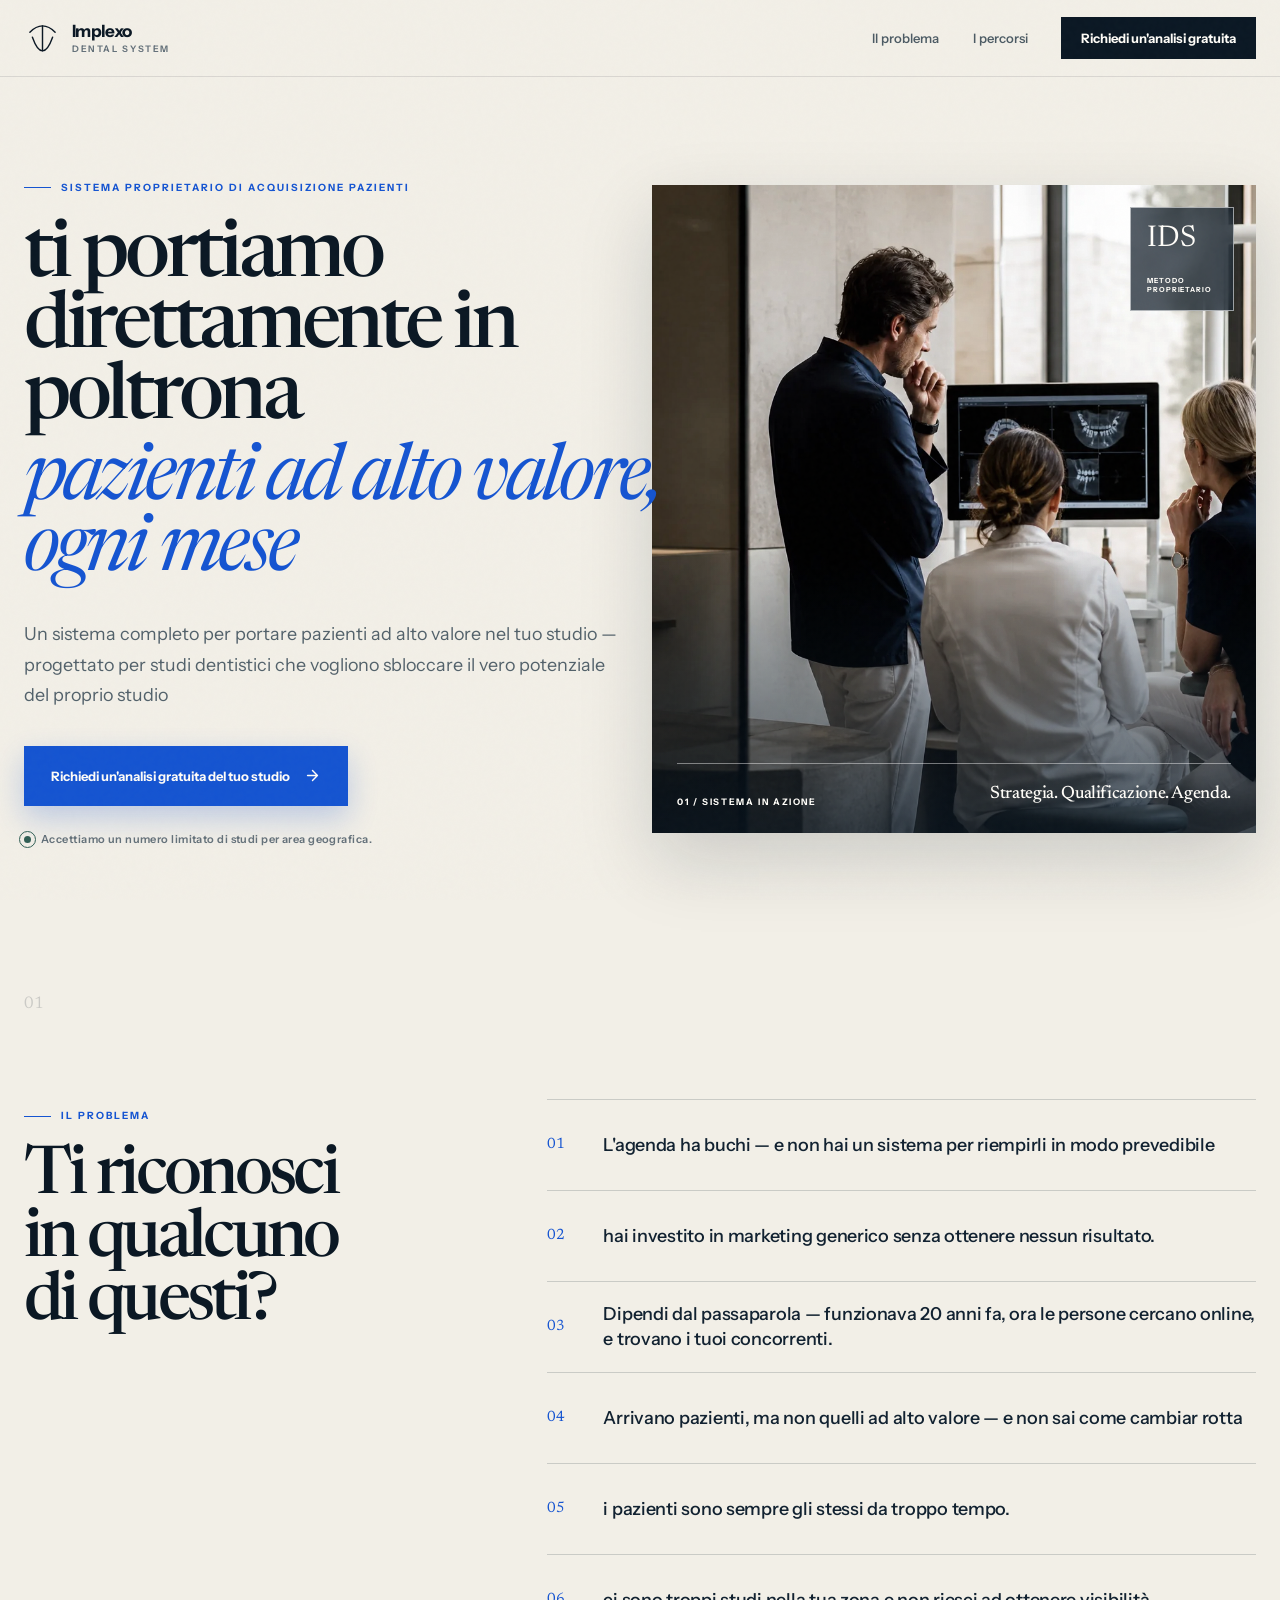
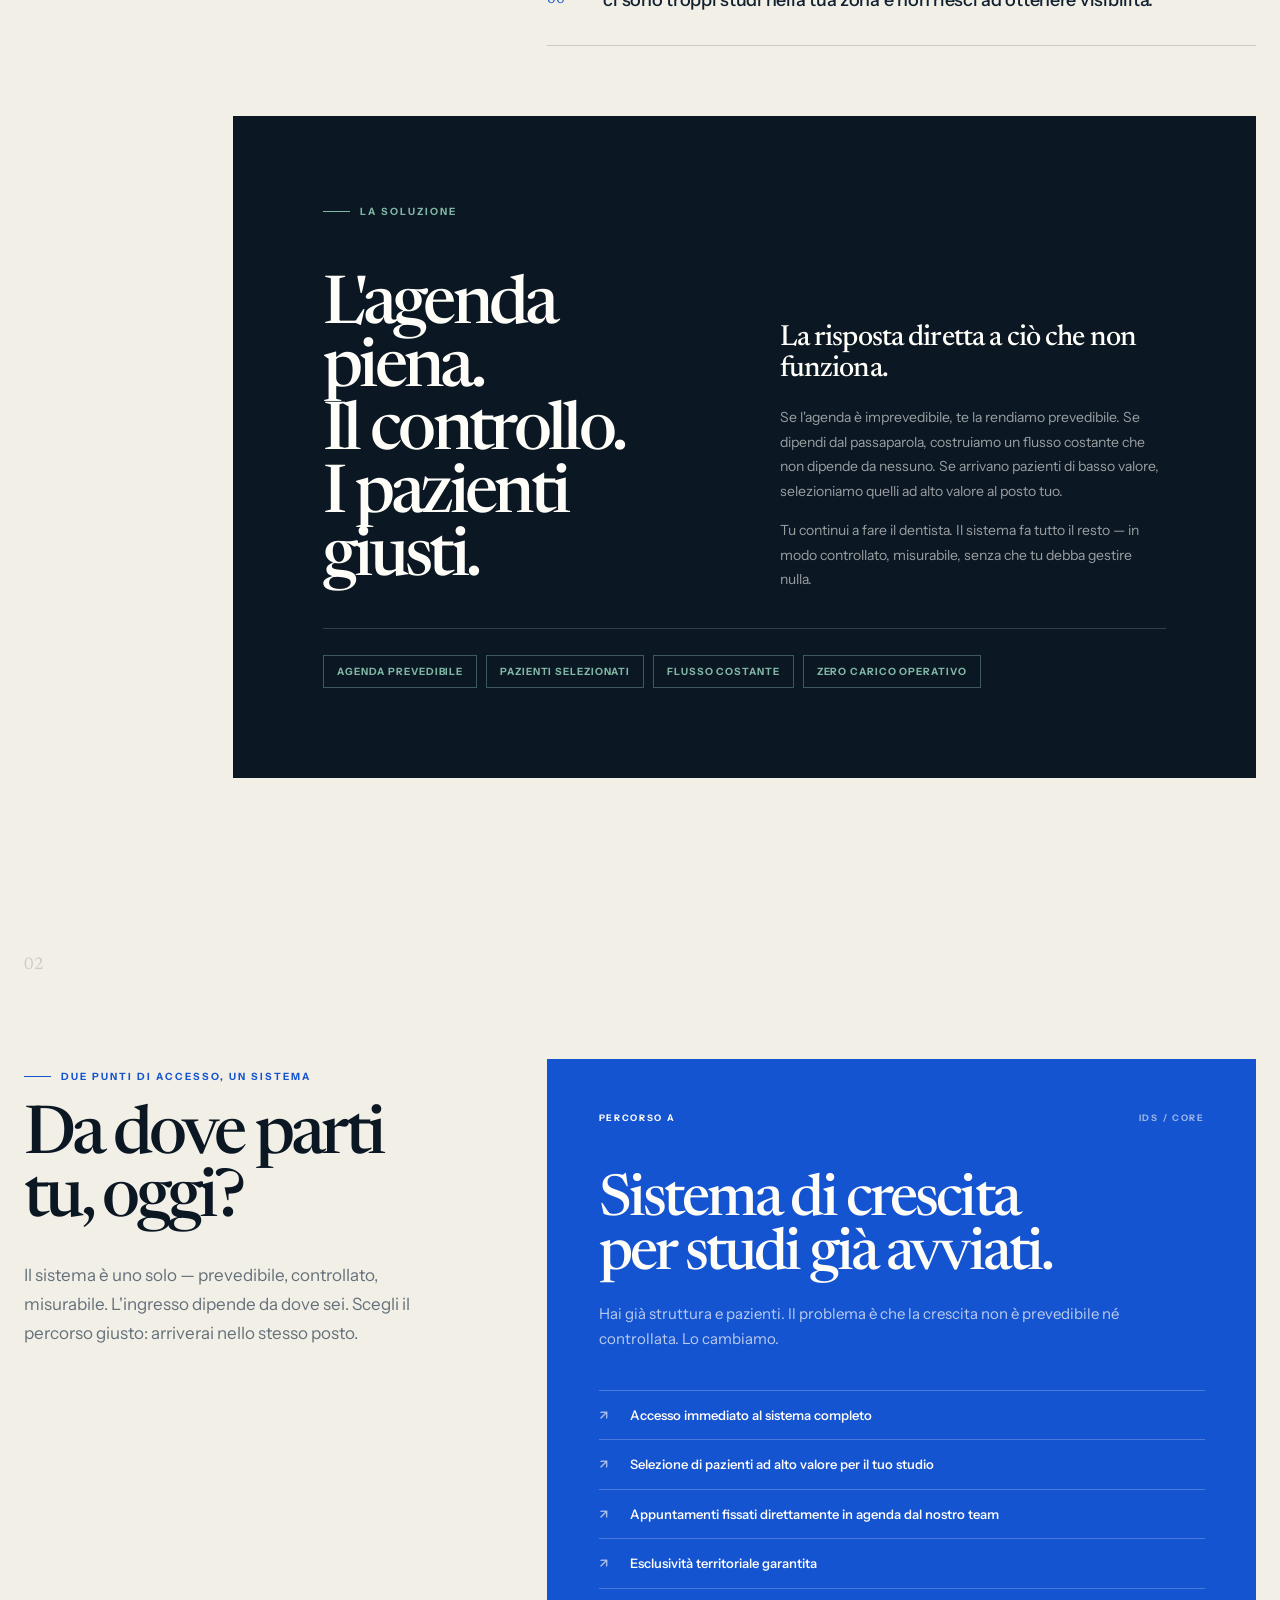
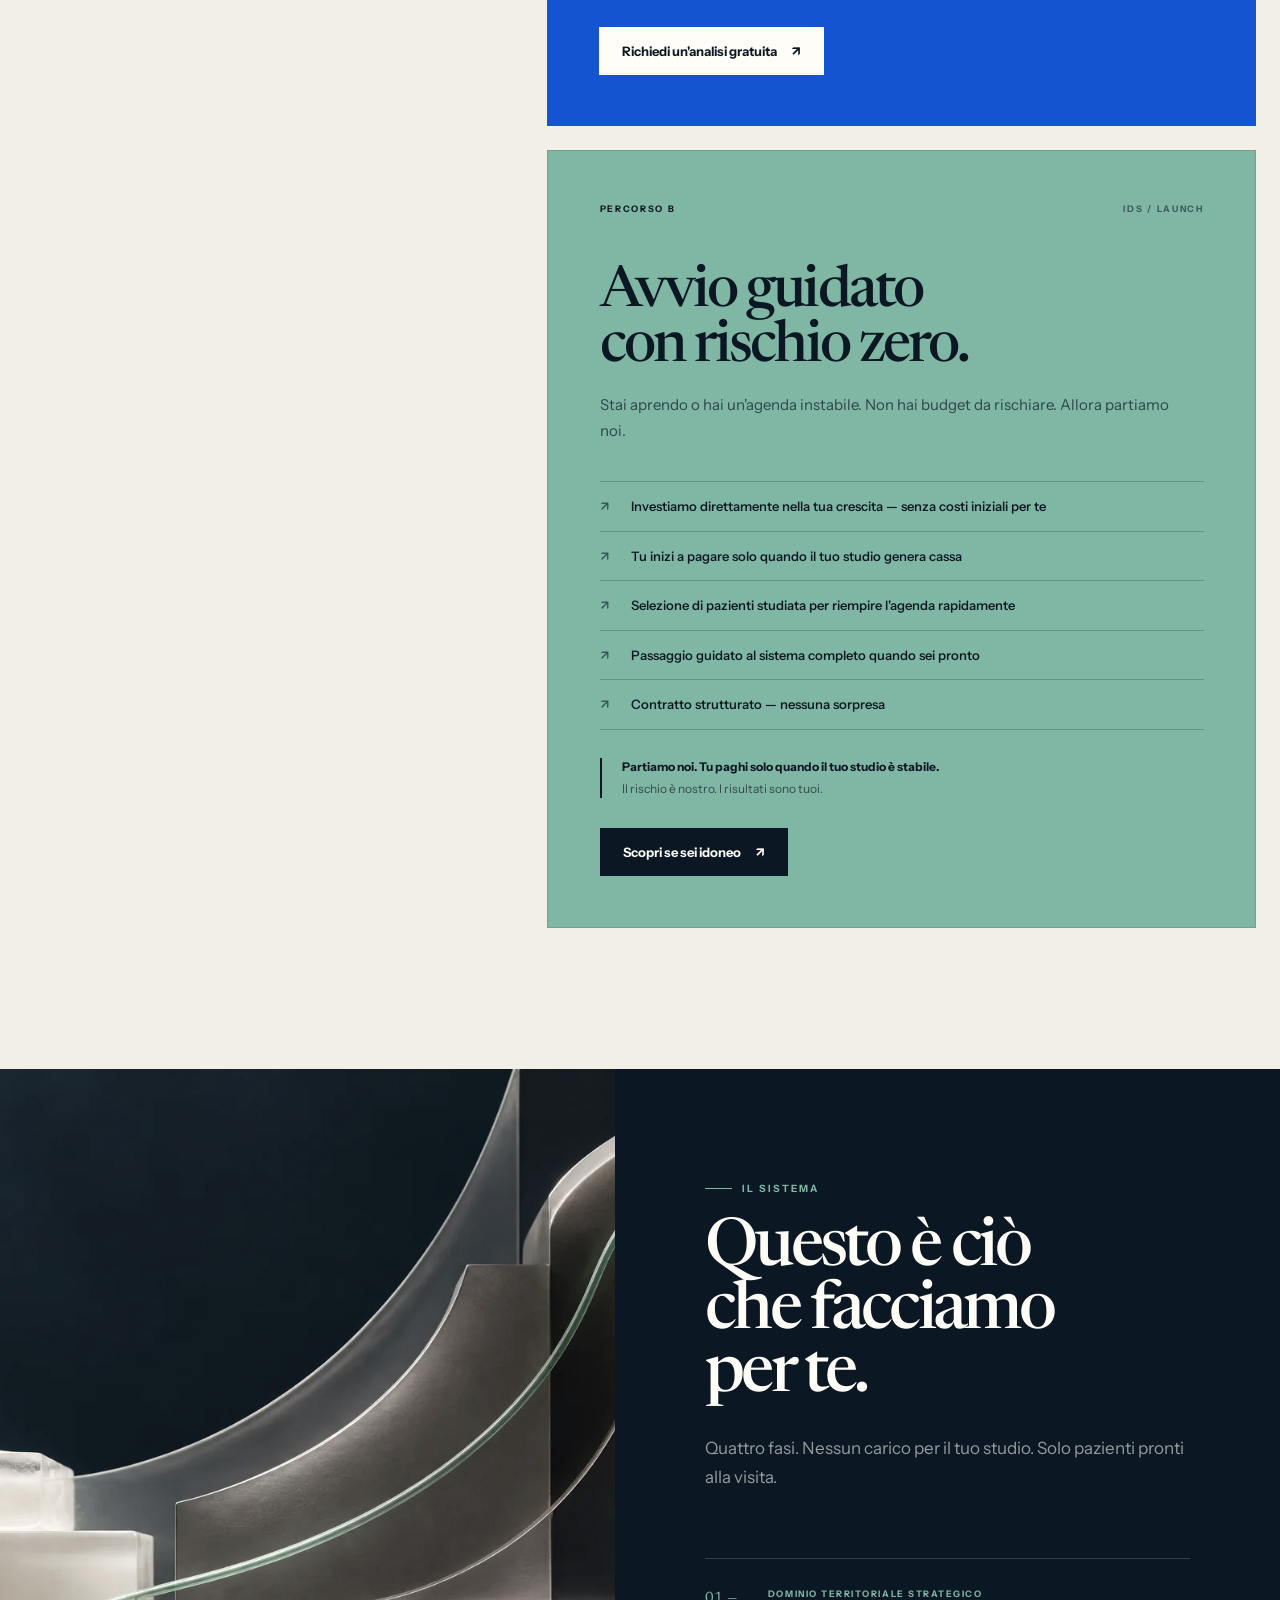
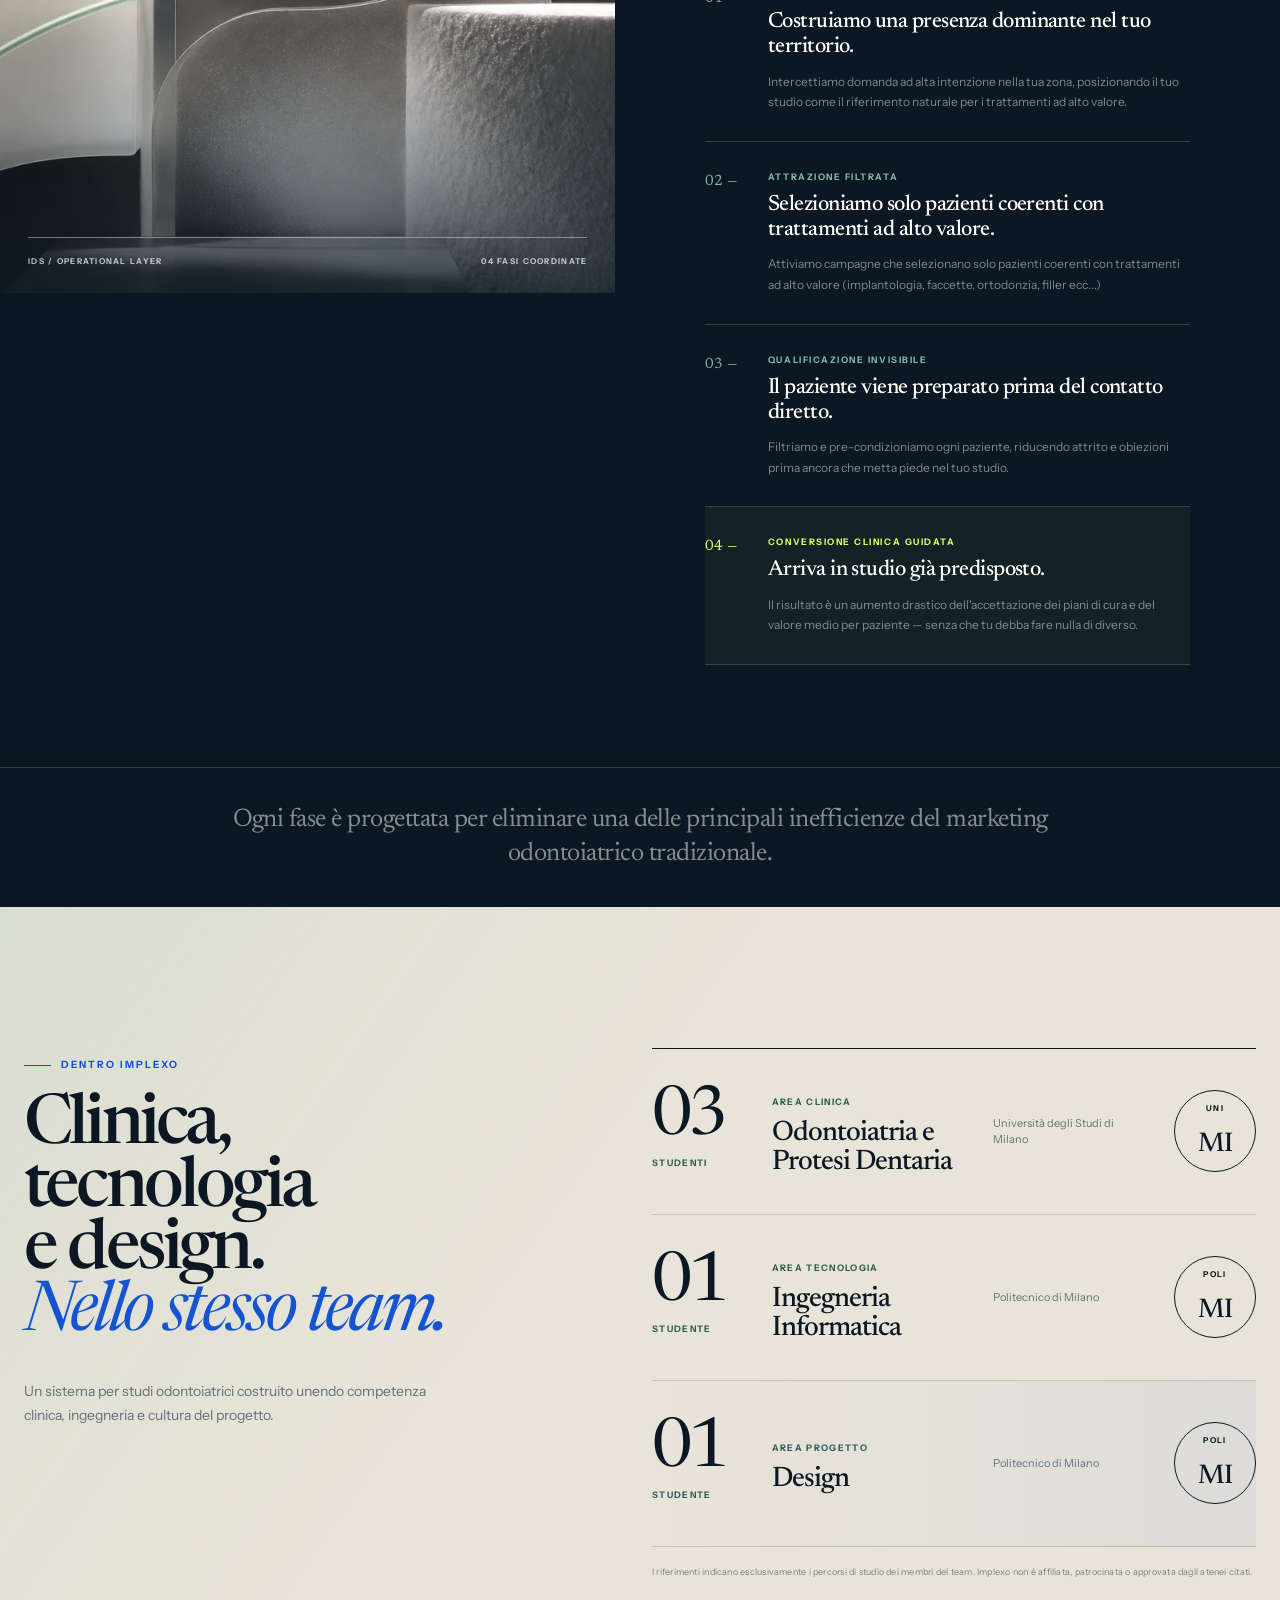
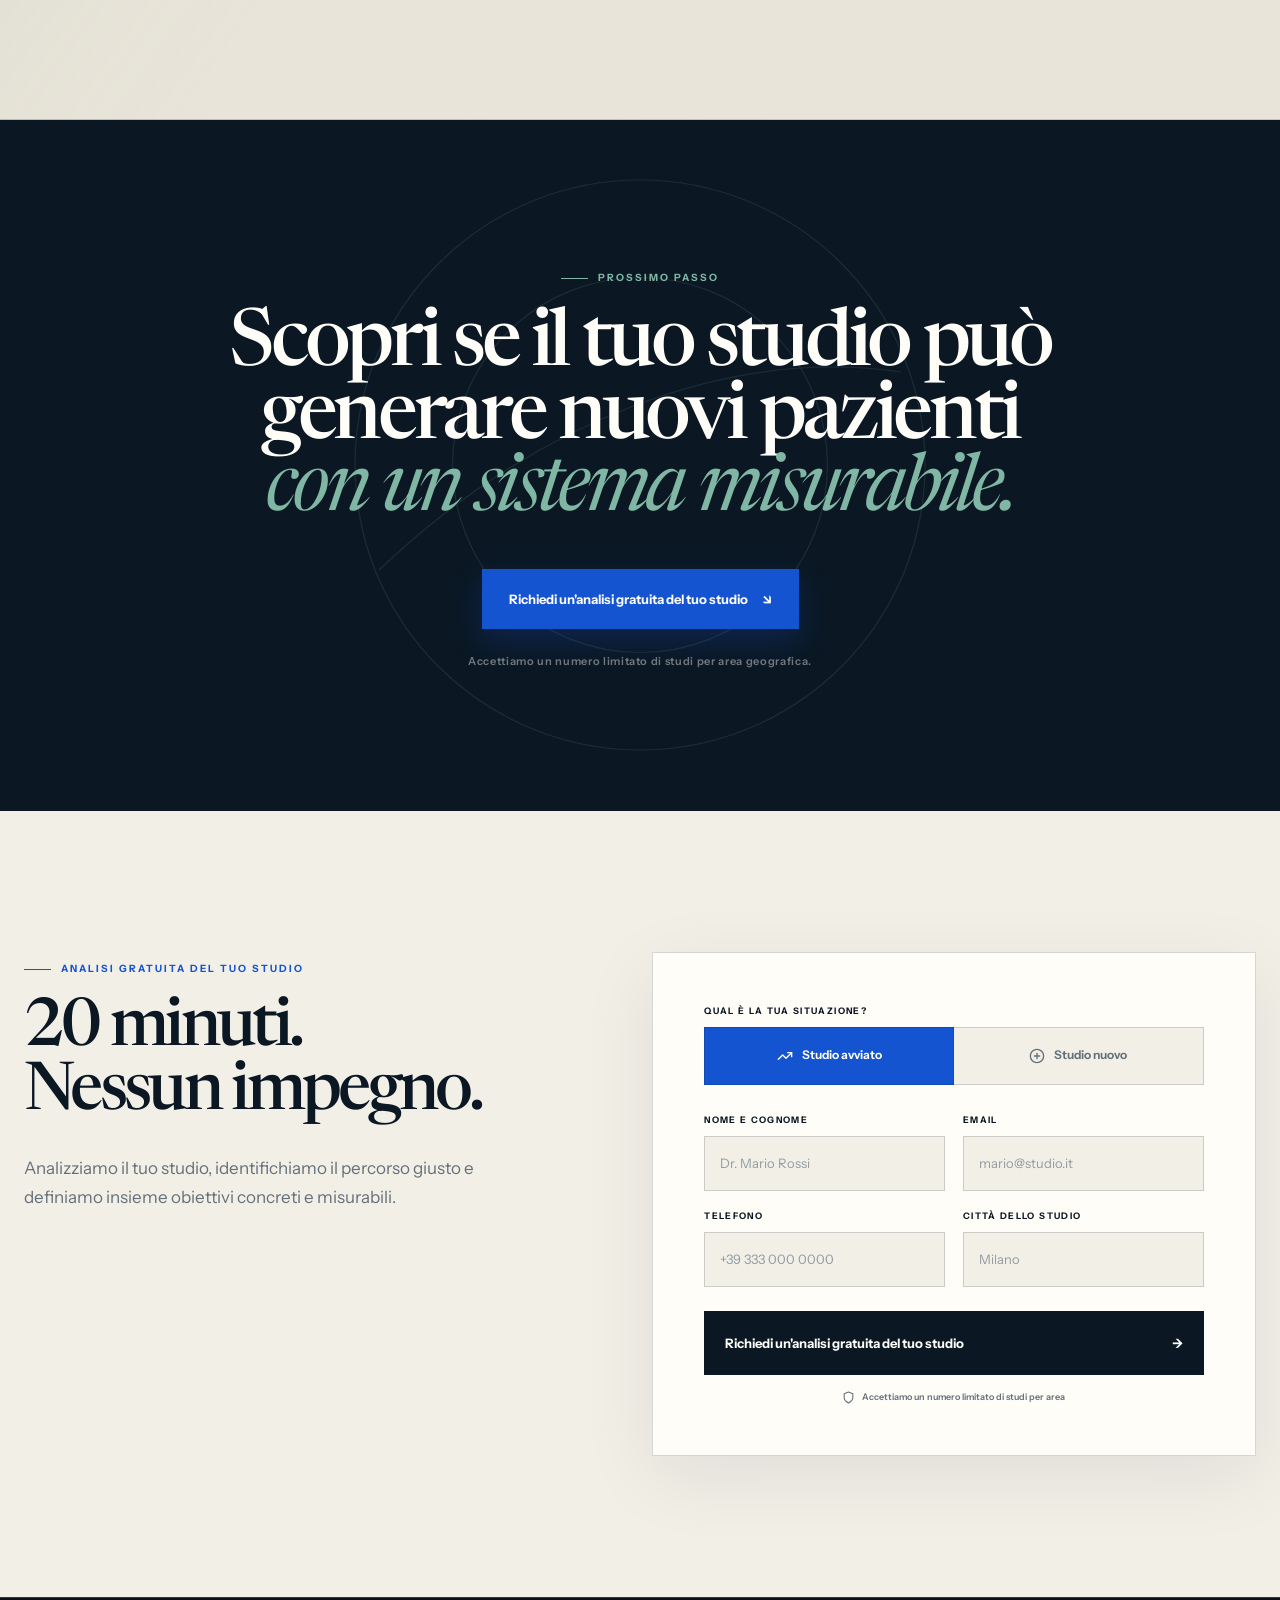
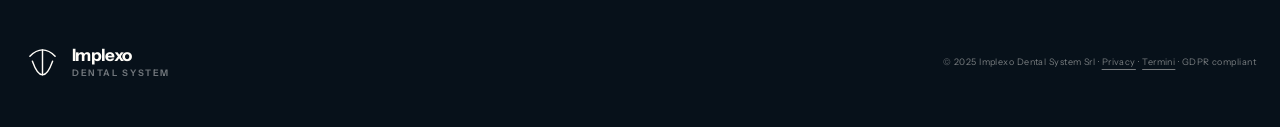
<file: index.html>
<!DOCTYPE html>
<html lang="it" class="no-js">

<head>
  <meta charset="UTF-8">
  <meta name="viewport" content="width=device-width, initial-scale=1.0">
  <meta name="description"
    content="Implexo Dental System porta pazienti ad alto valore negli studi dentistici con un sistema proprietario, misurabile e senza carico operativo.">
  <meta name="theme-color" content="#0b1824">
  <title>Implexo Dental System — Acquisizione pazienti per studi dentistici</title>
  <link rel="preconnect" href="https://fonts.googleapis.com">
  <link rel="preconnect" href="https://fonts.gstatic.com" crossorigin>
  <link
    href="https://fonts.googleapis.com/css2?family=Instrument+Sans:wdth,wght@75..100,400..700&family=Newsreader:opsz,wght@6..72,400;6..72,500;6..72,600&display=swap"
    rel="stylesheet">
  <link rel="stylesheet" href="style.css">
  <script>document.documentElement.className = 'js';</script>
</head>

<body>
  <a class="skip-link" href="#contenuto">Vai al contenuto</a>

  <header class="site-header">
    <nav class="site-nav" aria-label="Navigazione principale">
      <a class="brand" href="#home" aria-label="Implexo Dental System — Home">
        <svg class="brand-mark" viewBox="0 0 44 44" aria-hidden="true">
          <path d="M7 14.5c4.8-5 9.8-7.5 15-7.5s10.2 2.5 15 7.5" />
          <path d="M10 20.5c3.8 10.8 7.8 16.2 12 16.2s8.2-5.4 12-16.2" />
          <path d="M22 7v29.7" />
        </svg>
        <span class="brand-copy">
          <strong>Implexo</strong>
          <span>Dental System</span>
        </span>
      </a>

      <div class="nav-links" aria-label="Sezioni del sito">
        <a href="#problemi">Il problema</a>
        <a href="#percorsi">I percorsi</a>
        <a href="#contatto" class="button button-small button-dark">Richiedi un'analisi gratuita</a>
      </div>

      <button class="nav-hamburger" id="hamburger" aria-expanded="false" aria-controls="mobileMenu"
        aria-label="Apri il menu">
        <span></span><span></span><span></span>
      </button>
    </nav>

    <div class="mobile-menu" id="mobileMenu" aria-hidden="true">
      <a href="#problemi">Il problema</a>
      <a href="#percorsi">I percorsi</a>
      <a href="#contatto" class="button button-dark">Richiedi un'analisi gratuita</a>
    </div>
  </header>

  <main id="contenuto">
    <section class="hero" id="home">
      <div class="hero-copy reveal">
        <span class="eyebrow">Sistema proprietario di acquisizione pazienti</span>
        <h1>
          ti portiamo<br>
          direttamente in poltrona<br>
          <em>pazienti ad alto valore, ogni mese</em>
        </h1>
        <p class="hero-sub">
          Un sistema completo per portare pazienti ad alto valore nel tuo studio —
          progettato per studi dentistici che vogliono sbloccare il vero potenziale del proprio studio
        </p>
        <a href="#contatto" class="button button-primary button-large">
          Richiedi un'analisi gratuita del tuo studio
          <svg viewBox="0 0 24 24" aria-hidden="true">
            <path d="M5 12h14M12 5l7 7-7 7" />
          </svg>
        </a>
        <div class="hero-note">
          <span class="pulse" aria-hidden="true"></span>
          Accettiamo un numero limitato di studi per area geografica.
        </div>
      </div>

      <figure class="hero-media reveal reveal-delay">
        <picture>
          <source srcset="assets/implexo-clinic-editorial.webp" type="image/webp">
          <img src="assets/implexo-clinic-editorial.png"
            alt="Team odontoiatrico che analizza un piano di trattamento in una clinica contemporanea" width="1536"
            height="1024" fetchpriority="high">
        </picture>
        <figcaption>
          <span>01 / Sistema in azione</span>
          <strong>Strategia. Qualificazione. Agenda.</strong>
        </figcaption>
        <div class="hero-seal" aria-hidden="true">
          <span>IDS</span>
          <small>Metodo proprietario</small>
        </div>
      </figure>
    </section>

    <section class="diagnostic-section section-shell" id="problemi">
      <div class="section-index" aria-hidden="true">01</div>
      <div class="diagnostic-heading reveal">
        <span class="eyebrow">Il problema</span>
        <h2 class="section-title">Ti riconosci<br>in qualcuno<br>di questi?</h2>
      </div>

      <div class="problems-list reveal">
        <div class="problem-item"><span class="problem-num">01</span><span class="problem-text">L'agenda ha buchi — e non hai un sistema per riempirli in modo prevedibile</span></div>
        <div class="problem-item"><span class="problem-num">02</span><span class="problem-text">hai investito in marketing generico senza ottenere nessun risultato.</span></div>
        <div class="problem-item"><span class="problem-num">03</span><span class="problem-text">Dipendi dal passaparola — funzionava 20 anni fa, ora le persone cercano online, e trovano i tuoi concorrenti.</span></div>
        <div class="problem-item"><span class="problem-num">04</span><span class="problem-text">Arrivano pazienti, ma non quelli ad alto valore — e non sai come cambiar rotta</span></div>
        <div class="problem-item"><span class="problem-num">05</span><span class="problem-text">i pazienti sono sempre gli stessi da troppo tempo.</span></div>
        <div class="problem-item"><span class="problem-num">06</span><span class="problem-text">ci sono troppi studi nella tua zona e non riesci ad ottenere visibilità.</span></div>
      </div>

      <div class="solution-panel reveal">
        <span class="eyebrow eyebrow-light">La soluzione</span>
        <h2 class="section-title section-title-light">L'agenda piena.<br>Il controllo.<br>I pazienti giusti.</h2>
        <div class="solution-copy">
          <h3>La risposta diretta a ciò che non funziona.</h3>
          <p>Se l'agenda è imprevedibile, te la rendiamo prevedibile. Se dipendi dal passaparola, costruiamo un flusso costante che non dipende da nessuno. Se arrivano pazienti di basso valore, selezioniamo quelli ad alto valore al posto tuo.</p>
          <p>Tu continui a fare il dentista. Il sistema fa tutto il resto — in modo controllato, misurabile, senza che tu debba gestire nulla.</p>
        </div>
        <div class="solution-tags" aria-label="Benefici del sistema">
          <span>Agenda prevedibile</span><span>Pazienti selezionati</span><span>Flusso costante</span><span>Zero carico operativo</span>
        </div>
      </div>
    </section>

    <section class="paths-section section-shell" id="percorsi">
      <div class="section-index" aria-hidden="true">02</div>
      <header class="paths-header reveal">
        <span class="eyebrow">Due punti di accesso, un sistema</span>
        <h2 class="section-title">Da dove parti<br>tu, oggi?</h2>
        <p class="section-body">Il sistema è uno solo — prevedibile, controllato, misurabile. L'ingresso dipende da dove sei. Scegli il percorso giusto: arriverai nello stesso posto.</p>
      </header>

      <div class="paths-grid">
        <article class="path-card path-card-core reveal">
          <div class="path-topline"><span class="path-label">Percorso A</span><span class="path-code">IDS / CORE</span></div>
          <h3 class="path-title">Sistema di crescita<br>per studi già avviati.</h3>
          <p class="path-desc">Hai già struttura e pazienti. Il problema è che la crescita non è prevedibile né controllata. Lo cambiamo.</p>
          <ul class="path-features">
            <li>Accesso immediato al sistema completo</li>
            <li>Selezione di pazienti ad alto valore per il tuo studio</li>
            <li>Appuntamenti fissati direttamente in agenda dal nostro team</li>
            <li>Esclusività territoriale garantita</li>
          </ul>
          <a href="#contatto" class="button button-light path-select" data-path="core">Richiedi un'analisi gratuita <span aria-hidden="true">↗</span></a>
        </article>

        <article class="path-card path-card-launch reveal reveal-delay">
          <div class="path-topline"><span class="path-label">Percorso B</span><span class="path-code">IDS / LAUNCH</span></div>
          <h3 class="path-title">Avvio guidato<br>con rischio zero.</h3>
          <p class="path-desc">Stai aprendo o hai un'agenda instabile. Non hai budget da rischiare. Allora partiamo noi.</p>
          <ul class="path-features">
            <li>Investiamo direttamente nella tua crescita — senza costi iniziali per te</li>
            <li>Tu inizi a pagare solo quando il tuo studio genera cassa</li>
            <li>Selezione di pazienti studiata per riempire l'agenda rapidamente</li>
            <li>Passaggio guidato al sistema completo quando sei pronto</li>
            <li>Contratto strutturato — nessuna sorpresa</li>
          </ul>
          <div class="path-guarantee"><strong>Partiamo noi. Tu paghi solo quando il tuo studio è stabile.</strong><span>Il rischio è nostro. I risultati sono tuoi.</span></div>
          <a href="#contatto" class="button button-mineral path-select" data-path="launch">Scopri se sei idoneo <span aria-hidden="true">↗</span></a>
        </article>
      </div>
    </section>

    <section class="system-section" id="sistema">
      <div class="system-visual reveal">
        <picture>
          <source srcset="assets/implexo-system-abstract.webp" type="image/webp">
          <img src="assets/implexo-system-abstract.png"
            alt="Composizione astratta di materiali clinici che rappresenta un flusso misurabile" width="1536"
            height="1024" loading="lazy">
        </picture>
        <div class="system-visual-label"><span>IDS / Operational layer</span><span>04 fasi coordinate</span></div>
      </div>

      <div class="system-content reveal">
        <span class="eyebrow eyebrow-light">Il sistema</span>
        <h2 class="section-title section-title-light">Questo è ciò<br>che facciamo<br>per te.</h2>
        <p class="section-body section-body-light">Quattro fasi. Nessun carico per il tuo studio. Solo pazienti pronti alla visita.</p>

        <div class="system-steps">
          <article class="system-step"><span>01 —</span><div><h3>Dominio Territoriale Strategico</h3><strong>Costruiamo una presenza dominante nel tuo territorio.</strong><p>Intercettiamo domanda ad alta intenzione nella tua zona, posizionando il tuo studio come il riferimento naturale per i trattamenti ad alto valore.</p></div></article>
          <article class="system-step"><span>02 —</span><div><h3>Attrazione Filtrata</h3><strong>Selezioniamo solo pazienti coerenti con trattamenti ad alto valore.</strong><p>Attiviamo campagne che selezionano solo pazienti coerenti con trattamenti ad alto valore (implantologia, faccette, ortodonzia, filler ecc...)</p></div></article>
          <article class="system-step"><span>03 —</span><div><h3>Qualificazione Invisibile</h3><strong>Il paziente viene preparato prima del contatto diretto.</strong><p>Filtriamo e pre-condizioniamo ogni paziente, riducendo attrito e obiezioni prima ancora che metta piede nel tuo studio.</p></div></article>
          <article class="system-step system-step-accent"><span>04 —</span><div><h3>Conversione Clinica Guidata</h3><strong>Arriva in studio già predisposto.</strong><p>Il risultato è un aumento drastico dell'accettazione dei piani di cura e del valore medio per paziente — senza che tu debba fare nulla di diverso.</p></div></article>
        </div>
      </div>
    </section>

    <div class="system-manifesto"><p>Ogni fase è progettata per eliminare una delle principali inefficienze del marketing odontoiatrico tradizionale.</p></div>

    <section class="team-section section-shell" id="team" aria-labelledby="team-title">
      <header class="team-intro reveal">
        <span class="eyebrow">Dentro Implexo</span>
        <h2 class="team-title" id="team-title">Clinica,<br>tecnologia<br>e design.<br><em>Nello stesso team.</em></h2>
        <p>Un sistema per studi odontoiatrici costruito unendo competenza clinica, ingegneria e cultura del progetto.</p>
      </header>

      <div class="team-ledger reveal reveal-delay">
        <article class="team-entry">
          <div class="team-count" aria-label="03 studenti"><strong>03</strong><span>studenti</span></div>
          <div class="team-discipline"><span>Area clinica</span><h3>Odontoiatria e Protesi Dentaria</h3></div>
          <p class="team-institution">Università degli Studi di Milano</p>
          <div class="academic-mark" aria-label="Percorso accademico UNIMI"><span>UNI</span><strong>MI</strong></div>
        </article>

        <article class="team-entry">
          <div class="team-count" aria-label="01 studente"><strong>01</strong><span>studente</span></div>
          <div class="team-discipline"><span>Area tecnologia</span><h3>Ingegneria Informatica</h3></div>
          <p class="team-institution">Politecnico di Milano</p>
          <div class="academic-mark" aria-label="Percorso accademico POLIMI"><span>POLI</span><strong>MI</strong></div>
        </article>

        <article class="team-entry team-entry-accent">
          <div class="team-count" aria-label="01 studente"><strong>01</strong><span>studente</span></div>
          <div class="team-discipline"><span>Area progetto</span><h3>Design</h3></div>
          <p class="team-institution">Politecnico di Milano</p>
          <div class="academic-mark" aria-label="Percorso accademico POLIMI"><span>POLI</span><strong>MI</strong></div>
        </article>

        <p class="team-disclaimer">I riferimenti indicano esclusivamente i percorsi di studio dei membri del team. Implexo non è affiliata, patrocinata o approvata dagli atenei citati.</p>
      </div>
    </section>

    <section class="cta-section">
      <div class="cta-orbit" aria-hidden="true"><svg viewBox="0 0 500 500"><circle cx="250" cy="250" r="190" /><circle cx="250" cy="250" r="125" /><path d="M76 320c103-98 232-149 348-132" /></svg></div>
      <div class="cta-inner reveal">
        <span class="eyebrow eyebrow-light">Prossimo passo</span>
        <h2 class="cta-title">Scopri se il tuo studio può<br>generare nuovi pazienti<br><em>con un sistema misurabile.</em></h2>
        <a href="#contatto" class="button button-primary button-large">Richiedi un'analisi gratuita del tuo studio <span aria-hidden="true">↘</span></a>
        <p>Accettiamo un numero limitato di studi per area geografica.</p>
      </div>
    </section>

    <section class="form-section" id="contatto">
      <div class="form-intro reveal">
        <span class="eyebrow">Analisi gratuita del tuo studio</span>
        <h2 class="section-title">20 minuti.<br>Nessun impegno.</h2>
        <p class="section-body">Analizziamo il tuo studio, identifichiamo il percorso giusto e definiamo insieme obiettivi concreti e misurabili.</p>
      </div>

      <form action="https://formslist.com/f/KGJrMdvT8ZfQ" method="POST" class="form-card reveal">
        <input type="hidden" name="situazione" id="situazione_input" value="core">
        <fieldset class="form-row">
          <legend class="form-label">Qual è la tua situazione?</legend>
          <div class="form-radio-group" id="pathGroup">
            <button class="form-radio active-core" id="radio-core" type="button" data-path="core" aria-pressed="true"><svg viewBox="0 0 24 24" aria-hidden="true"><polyline points="22 7 13.5 15.5 8.5 10.5 2 17" /><polyline points="16 7 22 7 22 13" /></svg>Studio avviato</button>
            <button class="form-radio" id="radio-launch" type="button" data-path="launch" aria-pressed="false"><svg viewBox="0 0 24 24" aria-hidden="true"><circle cx="12" cy="12" r="10" /><line x1="12" y1="8" x2="12" y2="16" /><line x1="8" y1="12" x2="16" y2="12" /></svg>Studio nuovo</button>
          </div>
        </fieldset>
        <div class="form-fields">
          <div class="form-row"><label class="form-label" for="nome">Nome e Cognome</label><input class="form-input" id="nome" type="text" name="nome" placeholder="Dr. Mario Rossi" required></div>
          <div class="form-row"><label class="form-label" for="email">Email</label><input class="form-input" id="email" type="email" name="email" placeholder="mario@studio.it" required></div>
          <div class="form-row"><label class="form-label" for="telefono">Telefono</label><input class="form-input" id="telefono" type="tel" name="telefono" placeholder="+39 333 000 0000" required></div>
          <div class="form-row"><label class="form-label" for="citta">Città dello studio</label><input class="form-input" id="citta" type="text" name="citta" placeholder="Milano" required></div>
        </div>
        <button type="submit" class="form-submit"><span>Richiedi un'analisi gratuita del tuo studio</span><span aria-hidden="true">→</span></button>
        <div class="form-note"><svg viewBox="0 0 24 24" aria-hidden="true"><path d="M12 22s8-4 8-10V5l-8-3-8 3v7c0 6 8 10 8 10z" /></svg>Accettiamo un numero limitato di studi per area</div>
      </form>
    </section>
  </main>

  <footer class="site-footer">
    <a class="brand brand-footer" href="#home" aria-label="Implexo Dental System — Torna all'inizio">
      <svg class="brand-mark" viewBox="0 0 44 44" aria-hidden="true"><path d="M7 14.5c4.8-5 9.8-7.5 15-7.5s10.2 2.5 15 7.5" /><path d="M10 20.5c3.8 10.8 7.8 16.2 12 16.2s8.2-5.4 12-16.2" /><path d="M22 7v29.7" /></svg>
      <span class="brand-copy"><strong>Implexo</strong><span>Dental System</span></span>
    </a>
    <p>© 2025 Implexo Dental System Srl · <a href="#">Privacy</a> · <a href="#">Termini</a> · GDPR compliant</p>
  </footer>

  <script>
    const hamburger = document.getElementById('hamburger');
    const mobileMenu = document.getElementById('mobileMenu');

    function setMenu(open) {
      hamburger.classList.toggle('open', open);
      mobileMenu.classList.toggle('open', open);
      hamburger.setAttribute('aria-expanded', String(open));
      hamburger.setAttribute('aria-label', open ? 'Chiudi il menu' : 'Apri il menu');
      mobileMenu.setAttribute('aria-hidden', String(!open));
    }

    hamburger.addEventListener('click', () => setMenu(hamburger.getAttribute('aria-expanded') !== 'true'));
    mobileMenu.querySelectorAll('a').forEach((link) => link.addEventListener('click', () => setMenu(false)));
    document.addEventListener('click', (event) => {
      if (!mobileMenu.contains(event.target) && !hamburger.contains(event.target)) setMenu(false);
    });
    document.addEventListener('keydown', (event) => {
      if (event.key === 'Escape') {
        setMenu(false);
        hamburger.focus();
      }
    });

    function selectPath(path, scrollToForm = false) {
      const input = document.getElementById('situazione_input');
      const core = document.getElementById('radio-core');
      const launch = document.getElementById('radio-launch');
      const isCore = path === 'core';
      input.value = isCore ? 'core' : 'launch';
      core.classList.toggle('active-core', isCore);
      launch.classList.toggle('active-launch', !isCore);
      core.setAttribute('aria-pressed', String(isCore));
      launch.setAttribute('aria-pressed', String(!isCore));
      if (scrollToForm) window.setTimeout(() => document.getElementById('contatto').scrollIntoView({ behavior: 'smooth' }), 80);
    }

    document.querySelectorAll('[data-path]').forEach((control) => {
      control.addEventListener('click', () => selectPath(control.dataset.path, control.classList.contains('path-select')));
    });

    const form = document.querySelector('.form-card');
    form.addEventListener('submit', () => {
      const button = form.querySelector('.form-submit');
      button.classList.add('is-sending');
      button.querySelector('span:first-child').textContent = '✓ Inviando...';
    });

    const reveals = document.querySelectorAll('.reveal');
    if ('IntersectionObserver' in window) {
      const observer = new IntersectionObserver((entries) => {
        entries.forEach((entry) => {
          if (entry.isIntersecting) {
            entry.target.classList.add('is-visible');
            observer.unobserve(entry.target);
          }
        });
      }, { threshold: 0.08, rootMargin: '0px 0px -5% 0px' });
      reveals.forEach((element) => observer.observe(element));
    } else {
      reveals.forEach((element) => element.classList.add('is-visible'));
    }
  </script>
</body>

</html>
</file>
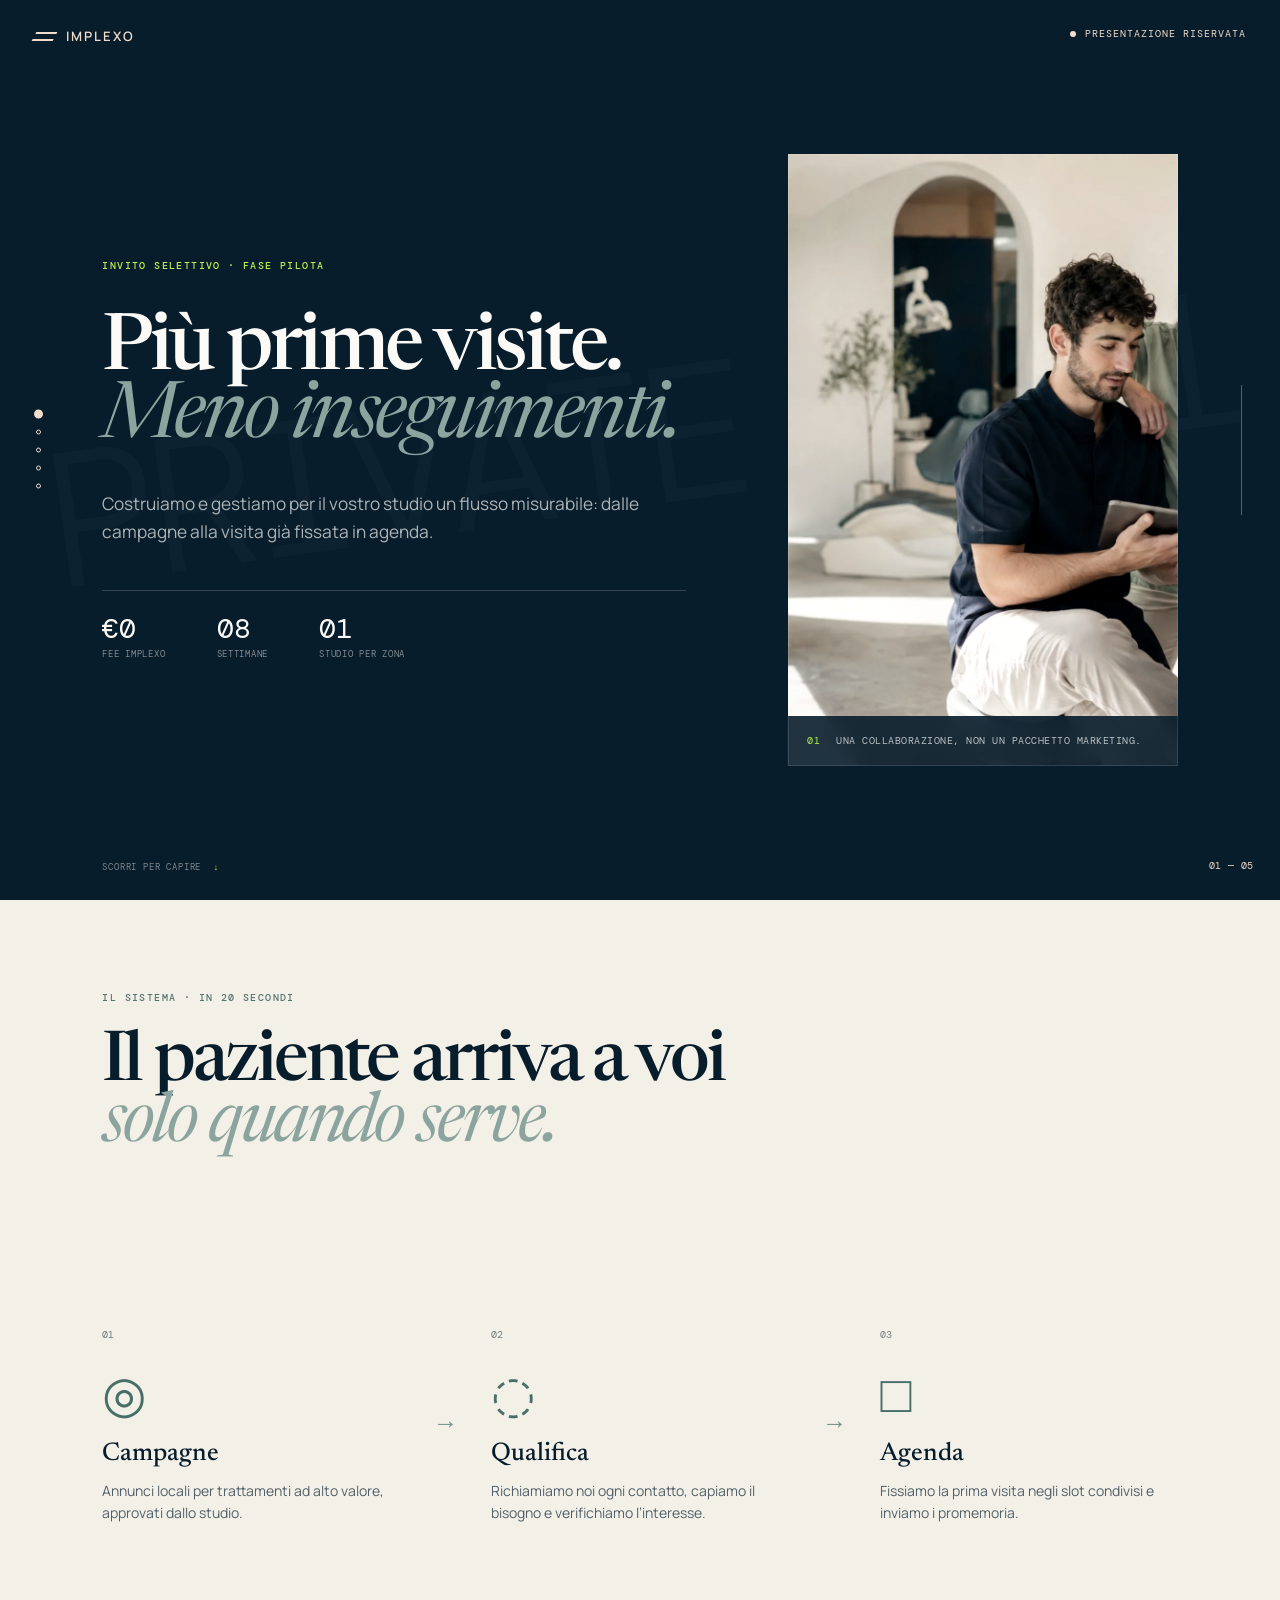
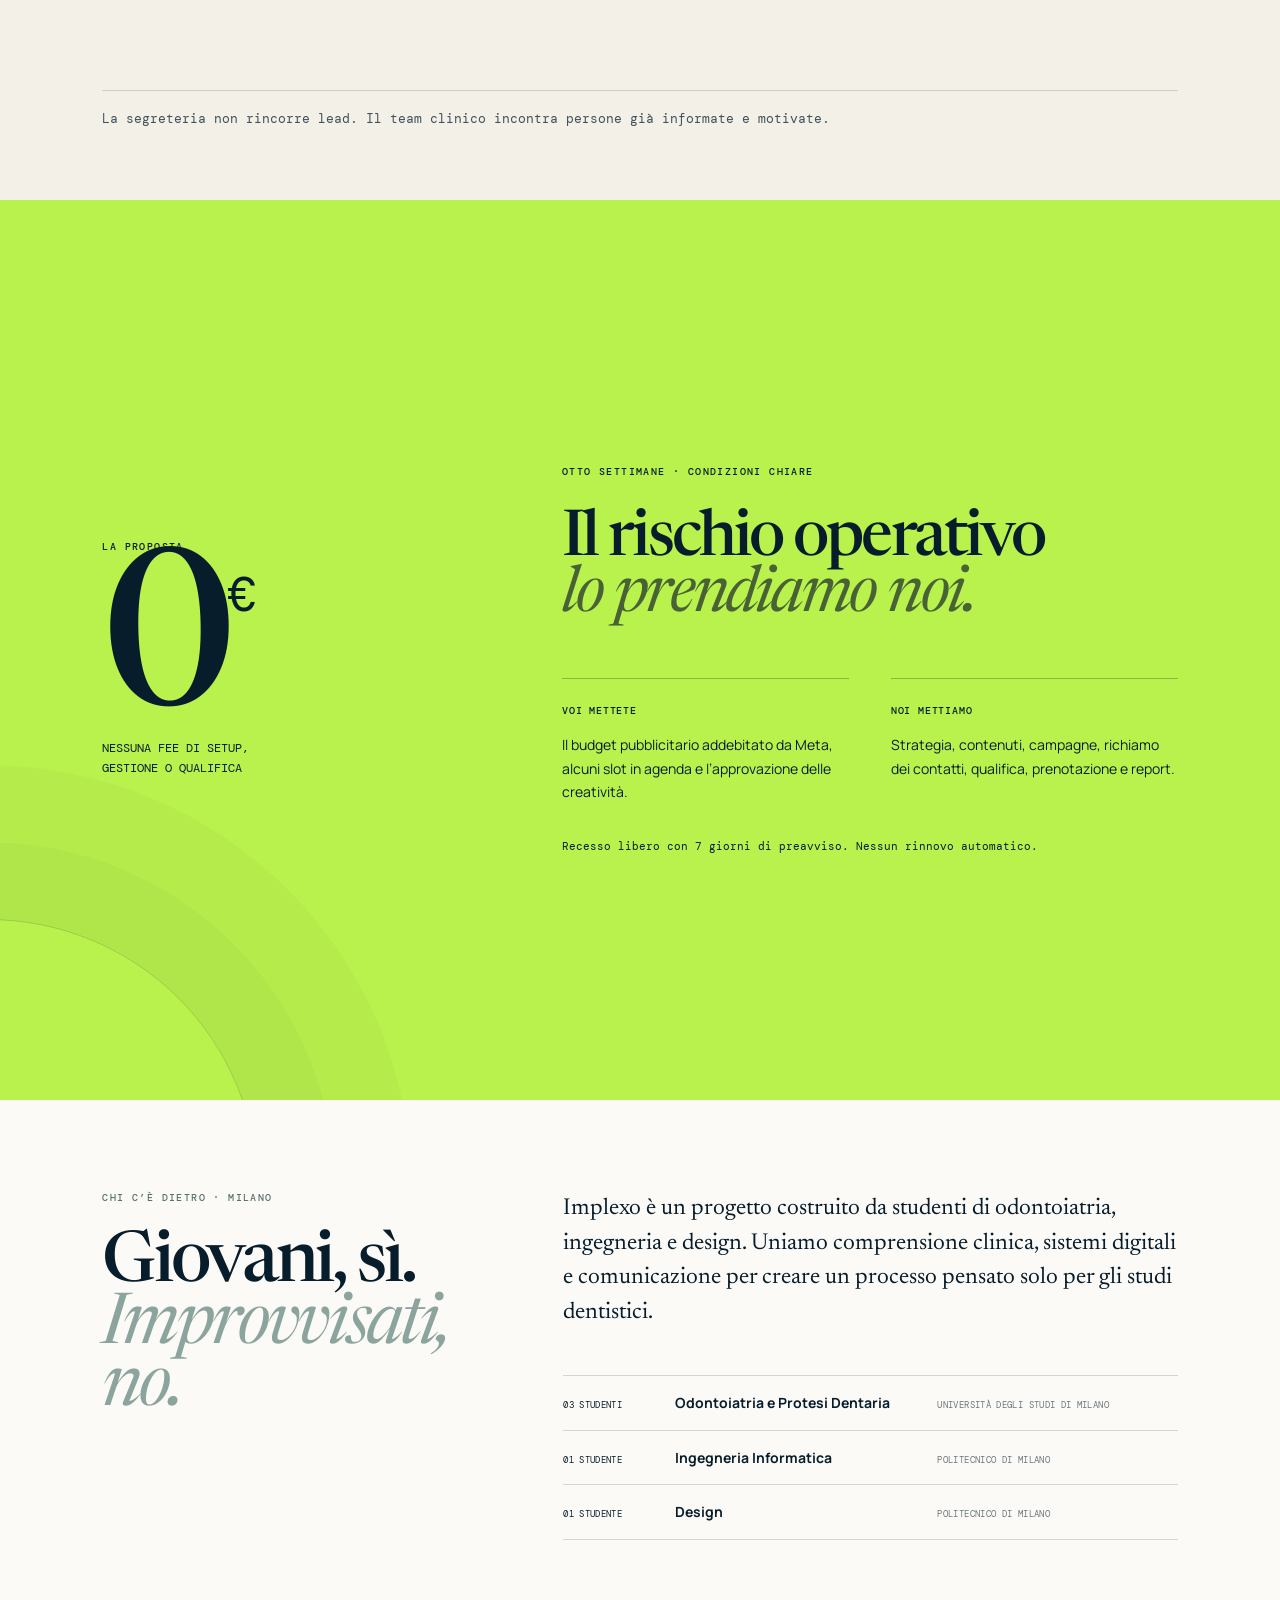
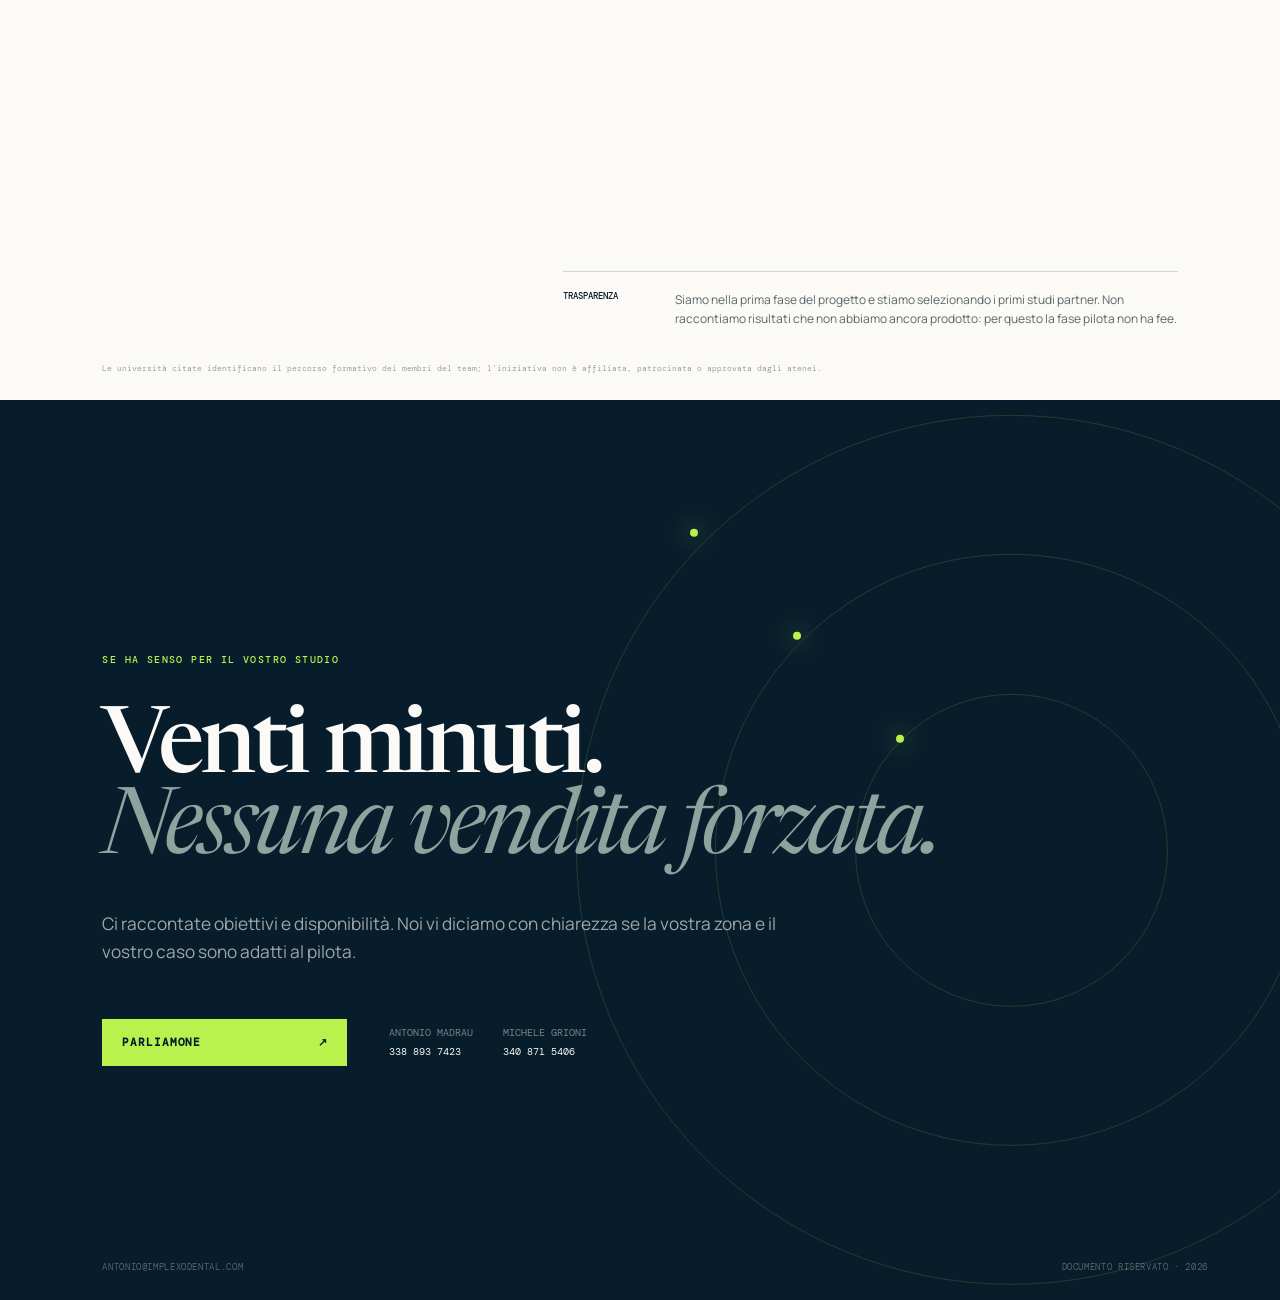
<file: collaborazione.html>
<!doctype html>
<html lang="it">
<head>
  <meta charset="utf-8">
  <meta name="viewport" content="width=device-width, initial-scale=1">
  <meta name="robots" content="noindex, nofollow">
  <meta name="theme-color" content="#081d2c">
  <title>Collaborazione pilota — Implexo</title>
  <meta name="description" content="Presentazione riservata della collaborazione pilota Implexo per studi odontoiatrici.">
  <link rel="preconnect" href="https://fonts.googleapis.com">
  <link rel="preconnect" href="https://fonts.gstatic.com" crossorigin>
  <link href="https://fonts.googleapis.com/css2?family=DM+Mono:wght@300;400;500&family=Manrope:wght@400;500;600;700&family=Newsreader:opsz,wght@6..72,400;6..72,500&display=swap" rel="stylesheet">
  <link rel="stylesheet" href="collaborazione.css">
</head>
<body>
  <a class="skip-link" href="#contenuto">Vai alla presentazione</a>

  <aside class="deck-chrome" aria-label="Navigazione presentazione">
    <div class="wordmark" aria-label="Implexo Dental System"><span class="wordmark-mark" aria-hidden="true"></span><span>IMPLEXO</span></div>
    <div class="private-label"><span></span> Presentazione riservata</div>
    <div class="deck-progress" aria-hidden="true"><i></i></div>
    <div class="deck-index"><span id="currentSlide">01</span><span>—</span><span>05</span></div>
    <div class="deck-dots">
      <a href="#invito" class="is-active" aria-label="Vai alla schermata 1"></a>
      <a href="#sistema" aria-label="Vai alla schermata 2"></a>
      <a href="#pilota" aria-label="Vai alla schermata 3"></a>
      <a href="#team" aria-label="Vai alla schermata 4"></a>
      <a href="#contatto" aria-label="Vai alla schermata 5"></a>
    </div>
  </aside>

  <main id="contenuto">
    <section class="slide slide-cover" id="invito" data-slide="01">
      <div class="cover-copy">
        <p class="eyebrow reveal">Invito selettivo · fase pilota</p>
        <h1 class="reveal">Più prime visite.<br><em>Meno inseguimenti.</em></h1>
        <p class="lead reveal">Costruiamo e gestiamo per il vostro studio un flusso misurabile: dalle campagne alla visita già fissata in agenda.</p>
        <div class="cover-facts reveal" aria-label="Dati principali">
          <div><strong>€0</strong><span>fee Implexo</span></div>
          <div><strong>08</strong><span>settimane</span></div>
          <div><strong>01</strong><span>studio per zona</span></div>
        </div>
      </div>
      <div class="hero-media reveal">
        <picture><source srcset="assets/implexo-pilot-team.webp" type="image/webp"><img src="assets/implexo-pilot-team.png" alt="Il team Implexo al lavoro sul progetto pilota" width="1536" height="1024"></picture>
        <div class="image-caption"><span>01</span> Una collaborazione, non un pacchetto marketing.</div>
      </div>
      <a class="scroll-cue" href="#sistema"><span>Scorri per capire</span><i aria-hidden="true">↓</i></a>
    </section>

    <section class="slide slide-system" id="sistema" data-slide="02">
      <div class="slide-heading reveal"><p class="eyebrow">Il sistema · in 20 secondi</p><h2>Il paziente arriva a voi<br><em>solo quando serve.</em></h2></div>
      <div class="system-line reveal" aria-label="Processo Implexo">
        <article><span>01</span><div class="system-icon" aria-hidden="true">◎</div><h3>Campagne</h3><p>Annunci locali per trattamenti ad alto valore, approvati dallo studio.</p></article>
        <div class="line-arrow" aria-hidden="true">→</div>
        <article><span>02</span><div class="system-icon" aria-hidden="true">◌</div><h3>Qualifica</h3><p>Richiamiamo noi ogni contatto, capiamo il bisogno e verifichiamo l’interesse.</p></article>
        <div class="line-arrow" aria-hidden="true">→</div>
        <article><span>03</span><div class="system-icon" aria-hidden="true">□</div><h3>Agenda</h3><p>Fissiamo la prima visita negli slot condivisi e inviamo i promemoria.</p></article>
      </div>
      <p class="system-close reveal">La segreteria non rincorre lead. Il team clinico incontra persone già informate e motivate.</p>
    </section>

    <section class="slide slide-pilot" id="pilota" data-slide="03">
      <div class="pilot-number reveal"><span>La proposta</span><strong>0<sup>€</sup></strong><p>nessuna fee di setup,<br>gestione o qualifica</p></div>
      <div class="pilot-copy">
        <p class="eyebrow reveal">Otto settimane · condizioni chiare</p>
        <h2 class="reveal">Il rischio operativo<br><em>lo prendiamo noi.</em></h2>
        <div class="proof-ledger reveal">
          <div><span>Voi mettete</span><p>Il budget pubblicitario addebitato da Meta, alcuni slot in agenda e l’approvazione delle creatività.</p></div>
          <div><span>Noi mettiamo</span><p>Strategia, contenuti, campagne, richiamo dei contatti, qualifica, prenotazione e report.</p></div>
        </div>
        <p class="pilot-note reveal">Recesso libero con 7 giorni di preavviso. Nessun rinnovo automatico.</p>
      </div>
    </section>

    <section class="slide slide-team" id="team" data-slide="04">
      <div class="slide-heading reveal"><p class="eyebrow">Chi c’è dietro · Milano</p><h2>Giovani, sì.<br><em>Improvvisati, no.</em></h2></div>
      <div class="team-layout">
        <p class="team-intro reveal">Implexo è un progetto costruito da studenti di odontoiatria, ingegneria e design. Uniamo comprensione clinica, sistemi digitali e comunicazione per creare un processo pensato solo per gli studi dentistici.</p>
        <div class="disciplines reveal">
          <div><span>03 studenti</span><strong>Odontoiatria e Protesi Dentaria</strong><small>Università degli Studi di Milano</small></div>
          <div><span>01 studente</span><strong>Ingegneria Informatica</strong><small>Politecnico di Milano</small></div>
          <div><span>01 studente</span><strong>Design</strong><small>Politecnico di Milano</small></div>
        </div>
      </div>
      <div class="transparency reveal"><span>Trasparenza</span><p>Siamo nella prima fase del progetto e stiamo selezionando i primi studi partner. Non raccontiamo risultati che non abbiamo ancora prodotto: per questo la fase pilota non ha fee.</p></div>
      <p class="institution-note">Le università citate identificano il percorso formativo dei membri del team; l’iniziativa non è affiliata, patrocinata o approvata dagli atenei.</p>
    </section>

    <section class="slide slide-contact" id="contatto" data-slide="05">
      <div class="contact-orbit" aria-hidden="true"><i></i><i></i><i></i></div>
      <div class="contact-copy">
        <p class="eyebrow reveal">Se ha senso per il vostro studio</p>
        <h2 class="reveal">Venti minuti.<br><em>Nessuna vendita forzata.</em></h2>
        <p class="lead reveal">Ci raccontate obiettivi e disponibilità. Noi vi diciamo con chiarezza se la vostra zona e il vostro caso sono adatti al pilota.</p>
        <div class="contact-actions reveal">
          <a class="primary-action" href="mailto:antonio@implexodental.com?subject=Collaborazione%20pilota%20Implexo">Parliamone <span aria-hidden="true">↗</span></a>
          <div><p><strong>Antonio Madrau</strong><a href="tel:+393388937423">338 893 7423</a></p><p><strong>Michele Grioni</strong><a href="tel:+393408715406">340 871 5406</a></p></div>
        </div>
      </div>
      <div class="contact-footer"><span>antonio@implexodental.com</span><span>Documento riservato · <span id="year"></span></span></div>
    </section>
  </main>

  <script>
    const slides = [...document.querySelectorAll('.slide')];
    const dots = [...document.querySelectorAll('.deck-dots a')];
    const current = document.getElementById('currentSlide');
    const progress = document.querySelector('.deck-progress i');
    const observer = new IntersectionObserver((entries) => {
      entries.forEach((entry) => {
        if (!entry.isIntersecting) return;
        entry.target.classList.add('is-visible');
        const index = slides.indexOf(entry.target);
        current.textContent = String(index + 1).padStart(2, '0');
        progress.style.transform = `scaleY(${(index + 1) / slides.length})`;
        dots.forEach((dot, dotIndex) => dot.classList.toggle('is-active', dotIndex === index));
      });
    }, { threshold: 0.58 });
    slides.forEach((slide) => observer.observe(slide));
    document.getElementById('year').textContent = new Date().getFullYear();
  </script>
</body>
</html>
</file>
<file: style.css>
:root {
  --ink: #0b1824;
  --ink-soft: #162635;
  --paper: #f2efe7;
  --paper-deep: #e9e4d9;
  --white: #fffdf8;
  --cobalt: #1554d1;
  --cobalt-dark: #0d3fa6;
  --mineral: #80b6a4;
  --mineral-dark: #315f55;
  --signal: #d7ff63;
  --text: #122231;
  --muted: #64717a;
  --line: rgba(11, 24, 36, 0.17);
  --line-light: rgba(255, 253, 248, 0.17);
  --shadow: 0 28px 70px rgba(11, 24, 36, 0.16);
  --display: 'Newsreader', Georgia, serif;
  --sans: 'Instrument Sans', 'Helvetica Neue', sans-serif;
  --page: min(100% - 48px, 1320px);
  --section-space: clamp(88px, 11vw, 164px);
}

*,
*::before,
*::after {
  box-sizing: border-box;
  margin: 0;
  padding: 0;
}

html {
  scroll-behavior: smooth;
  scroll-padding-top: 86px;
}

body {
  min-width: 320px;
  overflow-x: hidden;
  background: var(--paper);
  color: var(--text);
  font-family: var(--sans);
  font-size: 16px;
  line-height: 1.55;
  -webkit-font-smoothing: antialiased;
  text-rendering: optimizeLegibility;
}

body::before {
  position: fixed;
  z-index: 1000;
  inset: 0;
  pointer-events: none;
  content: '';
  opacity: 0.055;
  background-image: url("data:image/svg+xml,%3Csvg viewBox='0 0 180 180' xmlns='http://www.w3.org/2000/svg'%3E%3Cfilter id='n'%3E%3CfeTurbulence type='fractalNoise' baseFrequency='.9' numOctaves='4' stitchTiles='stitch'/%3E%3C/filter%3E%3Crect width='100%25' height='100%25' filter='url(%23n)' opacity='.35'/%3E%3C/svg%3E");
}

img,
svg {
  display: block;
  max-width: 100%;
}

button,
input {
  font: inherit;
}

a {
  color: inherit;
}

::selection {
  background: var(--signal);
  color: var(--ink);
}

:focus-visible {
  outline: 3px solid var(--signal);
  outline-offset: 4px;
}

.skip-link {
  position: fixed;
  z-index: 1001;
  top: 12px;
  left: 12px;
  padding: 10px 16px;
  transform: translateY(-160%);
  background: var(--signal);
  color: var(--ink);
  font-weight: 700;
  text-decoration: none;
}

.skip-link:focus {
  transform: translateY(0);
}

.site-header {
  position: fixed;
  z-index: 100;
  top: 0;
  right: 0;
  left: 0;
  border-bottom: 1px solid rgba(11, 24, 36, 0.11);
  background: rgba(242, 239, 231, 0.91);
  backdrop-filter: blur(18px) saturate(130%);
}

.site-nav {
  width: var(--page);
  height: 76px;
  margin: 0 auto;
  display: flex;
  align-items: center;
  justify-content: space-between;
}

.brand {
  display: inline-flex;
  align-items: center;
  gap: 11px;
  color: var(--ink);
  text-decoration: none;
}

.brand-mark {
  width: 37px;
  height: 37px;
  flex: 0 0 auto;
  fill: none;
  stroke: currentColor;
  stroke-linecap: round;
  stroke-linejoin: round;
  stroke-width: 1.7;
}

.brand-copy {
  display: flex;
  flex-direction: column;
  line-height: 1;
}

.brand-copy strong {
  font-size: 17px;
  letter-spacing: -0.04em;
}

.brand-copy span {
  margin-top: 4px;
  color: var(--muted);
  font-size: 9px;
  font-weight: 650;
  letter-spacing: 0.18em;
  text-transform: uppercase;
}

.nav-links {
  display: flex;
  align-items: center;
  gap: clamp(20px, 2.6vw, 40px);
}

.nav-links > a:not(.button) {
  position: relative;
  color: #4c5b64;
  font-size: 13px;
  font-weight: 550;
  text-decoration: none;
}

.nav-links > a:not(.button)::after {
  position: absolute;
  right: 0;
  bottom: -7px;
  left: 0;
  height: 1px;
  content: '';
  transform: scaleX(0);
  transform-origin: left;
  background: currentColor;
  transition: transform 180ms ease;
}

.nav-links > a:not(.button):hover::after {
  transform: scaleX(1);
}

.button {
  display: inline-flex;
  min-height: 48px;
  align-items: center;
  justify-content: center;
  gap: 14px;
  border: 1px solid transparent;
  border-radius: 0;
  cursor: pointer;
  font-size: 13px;
  font-weight: 680;
  line-height: 1.1;
  text-decoration: none;
  transition: transform 180ms ease, background 180ms ease, color 180ms ease, box-shadow 180ms ease;
}

.button:hover {
  transform: translateY(-2px);
}

.button-small {
  min-height: 42px;
  padding: 0 19px;
}

.button-large {
  min-height: 60px;
  padding: 0 26px;
}

.button svg {
  width: 17px;
  fill: none;
  stroke: currentColor;
  stroke-linecap: round;
  stroke-linejoin: round;
  stroke-width: 2;
}

.button-dark {
  background: var(--ink);
  color: var(--white);
}

.button-dark:hover {
  background: var(--cobalt);
}

.button-primary {
  background: var(--cobalt);
  box-shadow: 0 12px 30px rgba(21, 84, 209, 0.24);
  color: var(--white);
}

.button-primary:hover {
  background: var(--cobalt-dark);
  box-shadow: 0 18px 38px rgba(21, 84, 209, 0.32);
}

.button-light {
  border-color: var(--white);
  background: var(--white);
  color: var(--ink);
}

.button-light:hover {
  background: var(--signal);
}

.button-mineral {
  background: var(--ink);
  color: var(--white);
}

.button-mineral:hover {
  background: var(--mineral-dark);
}

.nav-hamburger {
  display: none;
  width: 44px;
  height: 44px;
  border: 0;
  background: transparent;
  cursor: pointer;
}

.nav-hamburger span {
  width: 23px;
  height: 1.5px;
  margin: 5px auto;
  display: block;
  background: var(--ink);
  transition: transform 180ms ease, opacity 180ms ease;
}

.nav-hamburger.open span:nth-child(1) {
  transform: translateY(6.5px) rotate(45deg);
}

.nav-hamburger.open span:nth-child(2) {
  opacity: 0;
}

.nav-hamburger.open span:nth-child(3) {
  transform: translateY(-6.5px) rotate(-45deg);
}

.mobile-menu {
  display: none;
}

.hero {
  width: var(--page);
  min-height: min(980px, 100svh);
  margin: 0 auto;
  padding: 132px 0 72px;
  display: grid;
  grid-template-columns: repeat(12, minmax(0, 1fr));
  align-items: center;
  gap: 24px;
}

.hero-copy {
  position: relative;
  z-index: 2;
  grid-column: 1 / span 7;
  grid-row: 1;
  padding: clamp(18px, 3vw, 48px) 0;
}

.eyebrow {
  display: inline-flex;
  align-items: center;
  gap: 10px;
  color: var(--cobalt);
  font-size: 10px;
  font-weight: 700;
  letter-spacing: 0.2em;
  line-height: 1.2;
  text-transform: uppercase;
}

.eyebrow::before {
  width: 27px;
  height: 1px;
  content: '';
  background: currentColor;
}

.eyebrow-light {
  color: var(--mineral);
}

.hero h1 {
  max-width: 820px;
  margin-top: 28px;
  color: var(--ink);
  font-family: var(--display);
  font-size: clamp(50px, 6.1vw, 93px);
  font-weight: 500;
  letter-spacing: -0.055em;
  line-height: 0.91;
}

.hero h1 em {
  display: inline-block;
  margin-top: 10px;
  color: var(--cobalt);
  font-weight: 400;
}

.hero-sub {
  max-width: 595px;
  margin: 31px 0 36px;
  color: #52616a;
  font-size: clamp(16px, 1.4vw, 19px);
  line-height: 1.68;
}

.hero-note {
  margin-top: 25px;
  display: flex;
  align-items: center;
  gap: 10px;
  color: var(--muted);
  font-size: 11px;
  font-weight: 600;
  letter-spacing: 0.04em;
}

.pulse {
  position: relative;
  width: 7px;
  height: 7px;
  border-radius: 50%;
  background: var(--mineral-dark);
}

.pulse::after {
  position: absolute;
  inset: -5px;
  border: 1px solid var(--mineral-dark);
  border-radius: 50%;
  content: '';
  animation: pulse 2s infinite;
}

@keyframes pulse {
  0%, 100% { transform: scale(.55); opacity: 0; }
  50% { transform: scale(1); opacity: .55; }
}

.hero-media {
  position: relative;
  grid-column: 7 / -1;
  grid-row: 1;
  height: min(690px, 72svh);
  min-height: 540px;
  margin: 0;
  box-shadow: var(--shadow);
  overflow: hidden;
}

.hero-media::after {
  position: absolute;
  inset: 0;
  content: '';
  pointer-events: none;
  background: linear-gradient(180deg, transparent 56%, rgba(11, 24, 36, 0.74));
}

.hero-media picture,
.system-visual picture {
  width: 100%;
  height: 100%;
  display: block;
}

.hero-media img {
  width: 100%;
  height: 100%;
  object-fit: cover;
  object-position: 64% center;
  filter: saturate(.78) contrast(1.04);
  transition: transform 900ms cubic-bezier(.2, .7, .1, 1);
}

.hero-media:hover img {
  transform: scale(1.025);
}

.hero-media figcaption {
  position: absolute;
  z-index: 2;
  right: 25px;
  bottom: 24px;
  left: 25px;
  padding-top: 17px;
  display: flex;
  align-items: flex-end;
  justify-content: space-between;
  gap: 20px;
  border-top: 1px solid rgba(255, 255, 255, .43);
  color: var(--white);
}

.hero-media figcaption span {
  font-size: 9px;
  font-weight: 700;
  letter-spacing: .18em;
  text-transform: uppercase;
}

.hero-media figcaption strong {
  font-family: var(--display);
  font-size: 18px;
  font-weight: 500;
  letter-spacing: -.02em;
}

.hero-seal {
  position: absolute;
  z-index: 3;
  top: 22px;
  right: 22px;
  width: 104px;
  height: 104px;
  padding: 16px;
  display: flex;
  flex-direction: column;
  justify-content: space-between;
  border: 1px solid rgba(255, 255, 255, .56);
  background: rgba(11, 24, 36, .7);
  color: var(--white);
  backdrop-filter: blur(9px);
}

.hero-seal span {
  font-family: var(--display);
  font-size: 30px;
  line-height: 1;
}

.hero-seal small {
  font-size: 7px;
  font-weight: 700;
  letter-spacing: .13em;
  line-height: 1.3;
  text-transform: uppercase;
}

.stats-section {
  background: var(--ink);
  color: var(--white);
}

.stats-bar {
  width: var(--page);
  margin: 0 auto;
  display: grid;
  grid-template-columns: repeat(3, 1fr);
  border-right: 1px solid var(--line-light);
  border-left: 1px solid var(--line-light);
}

.stat-item {
  min-height: 150px;
  padding: 28px clamp(20px, 3vw, 48px);
  display: flex;
  align-items: flex-end;
  justify-content: space-between;
  gap: 20px;
  border-right: 1px solid var(--line-light);
}

.stat-item:last-child {
  border-right: 0;
}

.stat-num {
  font-family: var(--display);
  font-size: clamp(47px, 5vw, 76px);
  font-weight: 400;
  letter-spacing: -.05em;
  line-height: .8;
}

.stat-num span {
  color: var(--mineral);
}

.stat-label {
  max-width: 130px;
  color: rgba(255, 253, 248, .58);
  font-size: 10px;
  font-weight: 650;
  letter-spacing: .1em;
  line-height: 1.45;
  text-transform: uppercase;
}

.stats-note {
  width: var(--page);
  margin: 0 auto;
  padding: 12px 0 16px;
  color: rgba(255, 253, 248, .32);
  font-size: 9px;
  letter-spacing: .06em;
  text-align: right;
}

.section-shell {
  position: relative;
  width: var(--page);
  margin: 0 auto;
  padding: var(--section-space) 0;
  display: grid;
  grid-template-columns: repeat(12, minmax(0, 1fr));
  gap: 24px;
}

.section-index {
  position: absolute;
  top: 34px;
  left: 0;
  color: rgba(11, 24, 36, .17);
  font-family: var(--display);
  font-size: 17px;
}

.section-title {
  margin-top: 22px;
  color: var(--ink);
  font-family: var(--display);
  font-size: clamp(44px, 5.2vw, 78px);
  font-weight: 500;
  letter-spacing: -.055em;
  line-height: .95;
}

.section-title-light {
  color: var(--white);
}

.section-body {
  max-width: 560px;
  color: var(--muted);
  font-size: 17px;
  line-height: 1.72;
}

.section-body-light {
  color: rgba(255, 253, 248, .57);
}

.diagnostic-section {
  row-gap: 70px;
}

.diagnostic-heading {
  grid-column: 1 / span 5;
}

.problems-list {
  grid-column: 6 / -1;
  border-top: 1px solid var(--line);
}

.problem-item {
  min-height: 91px;
  padding: 20px 0;
  display: grid;
  grid-template-columns: 56px 1fr;
  align-items: center;
  border-bottom: 1px solid var(--line);
}

.problem-num {
  color: var(--cobalt);
  font-family: var(--display);
  font-size: 15px;
}

.problem-text {
  max-width: 700px;
  font-size: clamp(16px, 1.4vw, 20px);
  font-weight: 520;
  letter-spacing: -.015em;
  line-height: 1.38;
}

.solution-panel {
  grid-column: 3 / -1;
  padding: clamp(48px, 7vw, 94px);
  display: grid;
  grid-template-columns: 1fr 1fr;
  gap: 36px 70px;
  background: var(--ink);
  color: var(--white);
}

.solution-panel > .eyebrow,
.solution-panel > .section-title {
  grid-column: 1;
}

.solution-copy {
  grid-column: 2;
  grid-row: 1 / span 2;
  align-self: end;
}

.solution-copy h3 {
  margin-bottom: 20px;
  color: var(--white);
  font-family: var(--display);
  font-size: 29px;
  font-weight: 500;
  letter-spacing: -.03em;
  line-height: 1.08;
}

.solution-copy p {
  margin-top: 15px;
  color: rgba(255, 253, 248, .59);
  font-size: 14px;
  line-height: 1.75;
}

.solution-tags {
  grid-column: 1 / -1;
  padding-top: 26px;
  display: flex;
  flex-wrap: wrap;
  gap: 9px;
  border-top: 1px solid var(--line-light);
}

.solution-tags span {
  padding: 8px 13px;
  border: 1px solid rgba(128, 182, 164, .42);
  color: var(--mineral);
  font-size: 10px;
  font-weight: 700;
  letter-spacing: .09em;
  text-transform: uppercase;
}

.text-link {
  display: inline-flex;
  align-items: center;
  justify-content: space-between;
  gap: 25px;
  font-size: 12px;
  font-weight: 650;
  text-underline-offset: 6px;
}

.text-link-light {
  grid-column: 1 / -1;
  color: var(--white);
}

.text-link span {
  color: var(--signal);
  font-size: 22px;
}

.paths-section {
  align-items: start;
}

.paths-header {
  position: sticky;
  top: 120px;
  grid-column: 1 / span 4;
}

.paths-header .section-body {
  margin-top: 28px;
}

.paths-grid {
  grid-column: 6 / -1;
  display: grid;
  gap: 24px;
}

.path-card {
  min-height: 585px;
  padding: clamp(34px, 4vw, 58px);
  display: flex;
  flex-direction: column;
}

.path-card-core {
  background: var(--cobalt);
  color: var(--white);
}

.path-card-launch {
  border: 1px solid rgba(49, 95, 85, .23);
  background: var(--mineral);
  color: var(--ink);
}

.path-topline {
  display: flex;
  justify-content: space-between;
  align-items: center;
  gap: 20px;
}

.path-label,
.path-code {
  font-size: 9px;
  font-weight: 700;
  letter-spacing: .19em;
  text-transform: uppercase;
}

.path-code {
  opacity: .57;
}

.path-title {
  margin: 50px 0 17px;
  font-family: var(--display);
  font-size: clamp(37px, 4.5vw, 63px);
  font-weight: 500;
  letter-spacing: -.05em;
  line-height: .95;
}

.path-desc {
  max-width: 570px;
  color: currentColor;
  font-size: 15px;
  line-height: 1.7;
  opacity: .71;
}

.path-features {
  margin: 38px 0;
  list-style: none;
  border-top: 1px solid currentColor;
}

.path-features li {
  position: relative;
  padding: 15px 0 15px 31px;
  border-bottom: 1px solid currentColor;
  font-size: 13px;
  font-weight: 550;
  line-height: 1.42;
}

.path-card-core .path-features,
.path-card-core .path-features li {
  border-color: rgba(255, 255, 255, .22);
}

.path-card-launch .path-features,
.path-card-launch .path-features li {
  border-color: rgba(11, 24, 36, .22);
}

.path-features li::before {
  position: absolute;
  top: 15px;
  left: 0;
  content: '↗';
  opacity: .64;
}

.path-guarantee {
  margin: -10px 0 30px;
  padding-left: 20px;
  display: flex;
  flex-direction: column;
  gap: 4px;
  border-left: 2px solid var(--ink);
  font-size: 12px;
  line-height: 1.5;
}

.path-guarantee span {
  opacity: .67;
}

.path-card .button {
  margin-top: auto;
  align-self: flex-start;
  padding: 0 22px;
}

.system-section {
  display: grid;
  grid-template-columns: 1fr 1.08fr;
  background: var(--ink);
  color: var(--white);
}

.system-visual {
  position: sticky;
  top: 76px;
  height: calc(100svh - 76px);
  min-height: 680px;
  overflow: hidden;
}

.system-visual::after {
  position: absolute;
  inset: 0;
  content: '';
  background: linear-gradient(180deg, transparent 65%, rgba(11, 24, 36, .78));
}

.system-visual img {
  width: 100%;
  height: 100%;
  object-fit: cover;
  filter: saturate(.75) contrast(1.04);
}

.system-visual-label {
  position: absolute;
  z-index: 2;
  right: 28px;
  bottom: 25px;
  left: 28px;
  padding-top: 17px;
  display: flex;
  justify-content: space-between;
  border-top: 1px solid rgba(255, 255, 255, .4);
  color: rgba(255, 255, 255, .7);
  font-size: 8px;
  font-weight: 700;
  letter-spacing: .16em;
  text-transform: uppercase;
}

.system-content {
  padding: clamp(75px, 8vw, 130px) clamp(38px, 7vw, 110px);
}

.system-content > .section-body {
  margin-top: 26px;
}

.system-steps {
  margin-top: 66px;
  border-top: 1px solid var(--line-light);
}

.system-step {
  padding: 28px 0;
  display: grid;
  grid-template-columns: 48px 1fr;
  gap: 15px;
  border-bottom: 1px solid var(--line-light);
}

.system-step > span {
  color: var(--mineral);
  font-family: var(--display);
  font-size: 15px;
}

.system-step h3 {
  margin-bottom: 9px;
  color: var(--mineral);
  font-size: 9px;
  font-weight: 700;
  letter-spacing: .17em;
  text-transform: uppercase;
}

.system-step strong {
  display: block;
  color: var(--white);
  font-family: var(--display);
  font-size: 22px;
  font-weight: 500;
  letter-spacing: -.025em;
  line-height: 1.15;
}

.system-step p {
  margin-top: 11px;
  color: rgba(255, 253, 248, .48);
  font-size: 12px;
  line-height: 1.72;
}

.system-step-accent {
  background: rgba(215, 255, 99, .04);
}

.system-step-accent > span,
.system-step-accent h3 {
  color: var(--signal);
}

.system-manifesto {
  padding: 36px 24px;
  border-top: 1px solid var(--line-light);
  background: var(--ink);
  color: rgba(255, 253, 248, .51);
  text-align: center;
}

.system-manifesto p {
  max-width: 860px;
  margin: 0 auto;
  font-family: var(--display);
  font-size: clamp(19px, 2vw, 28px);
  letter-spacing: -.02em;
  line-height: 1.3;
}

.team-section {
  isolation: isolate;
  align-items: start;
}

.team-section::before {
  position: absolute;
  z-index: -1;
  top: 0;
  bottom: 0;
  left: 50%;
  width: 100vw;
  content: '';
  transform: translateX(-50%);
  border-bottom: 1px solid var(--line);
  background:
    linear-gradient(125deg, rgba(128, 182, 164, .14), transparent 42%),
    var(--paper-deep);
}

.team-intro {
  grid-column: 1 / span 5;
}

.team-title {
  margin-top: 24px;
  color: var(--ink);
  font-family: var(--display);
  font-size: clamp(48px, 5.4vw, 78px);
  font-weight: 500;
  letter-spacing: -.055em;
  line-height: .9;
}

.team-title em {
  color: var(--cobalt);
  font-weight: 400;
}

.team-intro > p {
  max-width: 430px;
  margin-top: 34px;
  color: var(--muted);
  font-size: 14px;
  line-height: 1.72;
}

.team-ledger {
  grid-column: 7 / -1;
  border-top: 1px solid var(--ink);
}

.team-entry {
  min-height: 166px;
  padding: 25px 0;
  display: grid;
  grid-template-columns: 94px minmax(175px, 1fr) minmax(120px, 155px) 82px;
  align-items: center;
  gap: clamp(14px, 2vw, 30px);
  border-bottom: 1px solid var(--line);
}

.team-entry-accent {
  background: linear-gradient(90deg, transparent, rgba(21, 84, 209, .055));
}

.team-count {
  display: flex;
  flex-direction: column;
  align-items: flex-start;
}

.team-count strong {
  color: var(--ink);
  font-family: var(--display);
  font-size: 68px;
  font-weight: 400;
  letter-spacing: -.07em;
  line-height: .78;
}

.team-count span,
.team-discipline > span {
  margin-top: 11px;
  color: var(--mineral-dark);
  font-size: 9px;
  font-weight: 700;
  letter-spacing: .15em;
  text-transform: uppercase;
}

.team-discipline h3 {
  margin-top: 8px;
  color: var(--ink);
  font-family: var(--display);
  font-size: clamp(24px, 2.2vw, 32px);
  font-weight: 500;
  letter-spacing: -.035em;
  line-height: 1;
}

.team-institution {
  color: var(--muted);
  font-size: 11px;
  line-height: 1.5;
}

.academic-mark {
  width: 82px;
  height: 82px;
  padding: 13px 10px;
  display: flex;
  flex-direction: column;
  justify-content: space-between;
  border: 1px solid var(--ink);
  border-radius: 50%;
  color: var(--ink);
  font-size: 8px;
  font-style: normal;
  font-weight: 700;
  letter-spacing: .16em;
  line-height: 1;
  text-align: center;
}

.academic-mark strong {
  font-family: var(--display);
  font-size: 27px;
  font-weight: 500;
  letter-spacing: -.05em;
}

.team-disclaimer {
  max-width: 610px;
  padding-top: 18px;
  color: rgba(11, 24, 36, .48);
  font-size: 9px;
  letter-spacing: .025em;
  line-height: 1.6;
}

.proof-header {
  grid-column: 1 / span 5;
}

.proof-intro {
  max-width: 340px;
  margin-top: 25px;
  color: var(--muted);
  font-size: 14px;
}

.proof-ledger {
  grid-column: 6 / -1;
  display: grid;
  grid-template-columns: 1fr 1fr;
  border-top: 1px solid var(--line);
  border-left: 1px solid var(--line);
}

.testimonial,
.case-card,
.story-index {
  border-right: 1px solid var(--line);
  border-bottom: 1px solid var(--line);
}

.testimonial {
  padding: clamp(32px, 4vw, 55px);
  background: var(--white);
}

.testimonial-primary {
  grid-column: 1 / -1;
}

.testimonial-meta {
  display: flex;
  justify-content: space-between;
  gap: 20px;
  color: var(--muted);
  font-size: 9px;
  font-weight: 700;
  letter-spacing: .16em;
  text-transform: uppercase;
}

.review-stars {
  color: #b68519;
  letter-spacing: .06em;
}

.testimonial blockquote {
  margin: 45px 0 48px;
  color: var(--ink);
  font-family: var(--display);
  font-size: clamp(28px, 3vw, 44px);
  font-weight: 400;
  letter-spacing: -.04em;
  line-height: 1.07;
}

.testimonial footer {
  display: grid;
  grid-template-columns: 42px 1fr 1fr;
  align-items: end;
  gap: 25px;
}

.testimonial footer .testimonial-initials {
  display: grid;
  width: 42px;
  height: 42px;
  margin: 0;
  place-items: center;
  border: 1px solid currentColor;
  border-radius: 50%;
  color: var(--ink);
  font: 700 0.68rem/1 var(--sans);
  letter-spacing: .12em;
}

.testimonial footer div {
  display: flex;
  flex-direction: column;
}

.testimonial footer strong {
  font-size: 13px;
}

.testimonial footer span {
  margin-top: 4px;
  color: var(--muted);
  font-size: 10px;
}

.testimonial footer b {
  padding: 11px 13px;
  border-left: 2px solid var(--mineral-dark);
  background: rgba(128, 182, 164, .13);
  color: var(--mineral-dark);
  font-size: 10px;
  line-height: 1.5;
}

.testimonial-secondary {
  grid-column: 1 / -1;
  background: var(--paper-deep);
}

.case-card {
  grid-column: 1 / -1;
  padding: clamp(32px, 4vw, 55px);
  background: var(--cobalt);
  color: var(--white);
}

.case-kicker {
  color: rgba(255, 255, 255, .64);
  font-size: 9px;
  font-weight: 700;
  letter-spacing: .17em;
  text-transform: uppercase;
}

.case-values {
  margin: 35px 0 27px;
  display: grid;
  grid-template-columns: 1fr auto 1fr;
  align-items: center;
  gap: 25px;
}

.case-values > div {
  display: flex;
  flex-direction: column;
}

.case-values > div:last-child {
  text-align: right;
}

.case-values span,
.case-values small {
  color: rgba(255, 255, 255, .58);
  font-size: 9px;
  font-weight: 700;
  letter-spacing: .13em;
  text-transform: uppercase;
}

.case-values strong {
  font-family: var(--display);
  font-size: clamp(55px, 8vw, 94px);
  font-weight: 400;
  letter-spacing: -.06em;
  line-height: .9;
}

.case-arrow {
  color: var(--signal) !important;
  font-size: 34px !important;
}

.case-card > b {
  display: block;
  padding-top: 18px;
  border-top: 1px solid rgba(255, 255, 255, .27);
  color: var(--signal);
  font-size: 12px;
}

.case-card > p {
  margin-top: 8px;
  color: rgba(255, 255, 255, .55);
  font-size: 10px;
}

.story-index {
  grid-column: 1 / -1;
  display: grid;
  grid-template-columns: 1fr 1fr;
  background: var(--white);
}

.story-index > div {
  min-height: 120px;
  padding: 27px;
  display: flex;
  flex-direction: column;
  justify-content: space-between;
}

.story-index > div + div {
  border-left: 1px solid var(--line);
}

.story-index span {
  color: var(--cobalt);
  font-size: 8px;
  font-weight: 700;
  letter-spacing: .16em;
  text-transform: uppercase;
}

.story-index strong {
  max-width: 220px;
  font-family: var(--display);
  font-size: 18px;
  font-weight: 500;
  letter-spacing: -.02em;
  line-height: 1.15;
}

.cta-section {
  position: relative;
  min-height: 690px;
  padding: var(--section-space) 24px;
  display: grid;
  place-items: center;
  overflow: hidden;
  background: var(--ink);
  color: var(--white);
  text-align: center;
}

.cta-inner {
  position: relative;
  z-index: 2;
  max-width: 900px;
}

.cta-title {
  margin: 26px 0 41px;
  font-family: var(--display);
  font-size: clamp(47px, 6.2vw, 91px);
  font-weight: 500;
  letter-spacing: -.055em;
  line-height: .91;
}

.cta-title em {
  color: var(--mineral);
  font-weight: 400;
}

.cta-inner > p {
  margin-top: 24px;
  color: rgba(255, 253, 248, .42);
  font-size: 11px;
  font-weight: 600;
  letter-spacing: .06em;
}

.cta-orbit {
  position: absolute;
  width: min(750px, 78vw);
  opacity: .13;
  color: var(--mineral);
}

.cta-orbit svg {
  fill: none;
  stroke: currentColor;
  stroke-width: .8;
  animation: drift 18s linear infinite;
}

@keyframes drift {
  to { transform: rotate(360deg); }
}

.form-section {
  width: var(--page);
  margin: 0 auto;
  padding: var(--section-space) 0;
  display: grid;
  grid-template-columns: repeat(12, minmax(0, 1fr));
  gap: 24px;
}

.form-intro {
  grid-column: 1 / span 5;
}

.form-intro .section-body {
  margin-top: 29px;
}

.form-card {
  grid-column: 7 / -1;
  padding: clamp(30px, 4vw, 58px);
  border: 1px solid var(--line);
  background: var(--white);
  box-shadow: 0 20px 70px rgba(11, 24, 36, .08);
}

.form-row {
  min-width: 0;
  margin: 0;
  border: 0;
}

.form-label {
  display: block;
  margin-bottom: 9px;
  color: var(--ink);
  font-size: 9px;
  font-weight: 700;
  letter-spacing: .15em;
  text-transform: uppercase;
}

.form-radio-group {
  margin-bottom: 28px;
  display: grid;
  grid-template-columns: 1fr 1fr;
}

.form-radio {
  min-height: 58px;
  padding: 0 15px;
  display: flex;
  align-items: center;
  justify-content: center;
  gap: 9px;
  border: 1px solid var(--line);
  background: var(--paper);
  color: var(--muted);
  cursor: pointer;
  font-size: 12px;
  font-weight: 650;
}

.form-radio + .form-radio {
  border-left: 0;
}

.form-radio svg {
  width: 16px;
  fill: none;
  stroke: currentColor;
  stroke-linecap: round;
  stroke-linejoin: round;
  stroke-width: 2;
}

.form-radio.active-core {
  background: var(--cobalt);
  color: var(--white);
}

.form-radio.active-launch {
  background: var(--mineral);
  color: var(--ink);
}

.form-fields {
  display: grid;
  grid-template-columns: 1fr 1fr;
  gap: 18px;
}

.form-input {
  width: 100%;
  height: 55px;
  padding: 0 15px;
  border: 1px solid var(--line);
  border-radius: 0;
  outline: 0;
  background: var(--paper);
  color: var(--ink);
  font-size: 13px;
  transition: border-color 160ms ease, background 160ms ease, box-shadow 160ms ease;
}

.form-input::placeholder {
  color: #929ca2;
}

.form-input:focus {
  border-color: var(--cobalt);
  background: var(--white);
  box-shadow: 0 0 0 3px rgba(21, 84, 209, .1);
}

.form-submit {
  width: 100%;
  min-height: 64px;
  margin-top: 24px;
  padding: 0 21px;
  display: flex;
  align-items: center;
  justify-content: space-between;
  border: 0;
  background: var(--ink);
  color: var(--white);
  cursor: pointer;
  font-size: 13px;
  font-weight: 680;
  transition: background 170ms ease, transform 170ms ease;
}

.form-submit:hover {
  transform: translateY(-2px);
  background: var(--cobalt);
}

.form-submit.is-sending {
  background: var(--mineral-dark);
}

.form-note {
  margin-top: 16px;
  display: flex;
  align-items: center;
  justify-content: center;
  gap: 7px;
  color: var(--muted);
  font-size: 9px;
  font-weight: 600;
  line-height: 1.4;
  text-align: center;
}

.form-note svg {
  width: 13px;
  flex: 0 0 auto;
  fill: none;
  stroke: currentColor;
  stroke-linecap: round;
  stroke-linejoin: round;
  stroke-width: 2;
}

.site-footer {
  width: 100%;
  min-height: 130px;
  padding: 28px max(24px, calc((100vw - min(100% - 48px, 1320px)) / 2));
  display: flex;
  align-items: center;
  justify-content: space-between;
  gap: 30px;
  border-top: 1px solid var(--line-light);
  background: #07111a;
  color: rgba(255, 253, 248, .45);
}

.brand-footer {
  color: var(--white);
}

.brand-footer .brand-copy span {
  color: rgba(255, 255, 255, .42);
}

.site-footer p {
  font-size: 9px;
  letter-spacing: .05em;
}

.site-footer p a {
  text-underline-offset: 4px;
}

.reveal {
  opacity: 1;
  transform: none;
}

html.js .reveal {
  opacity: 0;
  transform: translateY(24px);
  transition: opacity 700ms ease, transform 700ms cubic-bezier(.2, .65, .2, 1);
}

html.js .reveal-delay {
  transition-delay: 120ms;
}

html.js .reveal.is-visible {
  opacity: 1;
  transform: none;
}

@media (max-width: 1040px) {
  .hero {
    min-height: auto;
    padding-top: 132px;
  }

  .hero-copy {
    grid-column: 1 / span 7;
  }

  .hero-media {
    grid-column: 7 / -1;
    min-height: 500px;
  }

  .hero h1 {
    font-size: clamp(50px, 6.8vw, 74px);
  }

  .solution-panel {
    grid-column: 2 / -1;
  }

  .paths-header,
  .proof-header {
    grid-column: 1 / span 5;
  }

  .paths-grid,
  .proof-ledger {
    grid-column: 6 / -1;
  }

  .system-section {
    grid-template-columns: .9fr 1.1fr;
  }

  .system-content {
    padding-right: 48px;
    padding-left: 48px;
  }
}

@media (max-width: 900px) {
  :root {
    --page: min(100% - 40px, 760px);
    --section-space: 92px;
  }

  .nav-links {
    display: none;
  }

  .nav-hamburger {
    display: block;
  }

  .mobile-menu {
    position: absolute;
    top: 76px;
    right: 0;
    left: 0;
    padding: 20px;
    display: flex;
    flex-direction: column;
    gap: 3px;
    border-bottom: 1px solid var(--line);
    background: var(--paper);
    box-shadow: 0 22px 40px rgba(11, 24, 36, .12);
    opacity: 0;
    pointer-events: none;
    transform: translateY(-8px);
    transition: opacity 170ms ease, transform 170ms ease;
  }

  .mobile-menu.open {
    opacity: 1;
    pointer-events: auto;
    transform: none;
  }

  .mobile-menu > a:not(.button) {
    padding: 13px 5px;
    border-bottom: 1px solid var(--line);
    font-family: var(--display);
    font-size: 25px;
    text-decoration: none;
  }

  .mobile-menu .button {
    margin-top: 11px;
  }

  .hero {
    padding: 128px 0 54px;
    display: flex;
    flex-direction: column;
    align-items: stretch;
  }

  .hero-copy {
    order: 1;
    grid-row: auto;
  }

  .hero-media {
    order: 2;
    grid-row: auto;
    width: calc(100% - 36px);
    height: 590px;
    min-height: 0;
    margin-top: 28px;
    margin-left: auto;
  }

  .hero h1 {
    font-size: clamp(56px, 11vw, 84px);
  }

  .stat-item {
    min-height: 132px;
    padding: 24px 20px;
    flex-direction: column;
    align-items: flex-start;
    justify-content: flex-end;
  }

  .stat-label {
    max-width: 100%;
  }

  .diagnostic-section,
  .paths-section,
  .team-section,
  .proof-section,
  .form-section {
    display: block;
  }

  .diagnostic-heading,
  .paths-header,
  .proof-header,
  .form-intro {
    position: static;
    margin-bottom: 52px;
  }

  .problems-list {
    margin-left: 15%;
  }

  .solution-panel {
    margin-top: 70px;
  }

  .paths-grid {
    margin-left: 8%;
  }

  .system-section {
    display: block;
  }

  .system-visual {
    position: relative;
    top: 0;
    height: 66svh;
    min-height: 520px;
  }

  .system-content {
    padding: 90px max(24px, calc((100vw - min(100% - 40px, 760px)) / 2));
  }

  .team-intro {
    max-width: 650px;
    margin-bottom: 60px;
  }

  .team-ledger {
    margin-left: 8%;
  }

  .proof-ledger {
    margin-left: 8%;
  }

  .form-card {
    margin-left: 8%;
  }
}

@media (max-width: 640px) {
  :root {
    --page: calc(100% - 32px);
    --section-space: 76px;
  }

  .site-nav {
    height: 68px;
  }

  .brand-mark {
    width: 33px;
    height: 33px;
  }

  .brand-copy strong {
    font-size: 16px;
  }

  .mobile-menu {
    top: 68px;
  }

  .hero {
    padding-top: 108px;
  }

  .hero h1 {
    margin-top: 22px;
    font-size: clamp(47px, 14vw, 68px);
    line-height: .92;
  }

  .hero-sub {
    margin: 25px 0 29px;
    font-size: 15px;
  }

  .button-large {
    width: 100%;
    min-height: 60px;
    padding: 12px 18px;
    text-align: left;
  }

  .hero-media {
    width: calc(100% - 18px);
    height: 465px;
  }

  .hero-media figcaption {
    align-items: flex-start;
    flex-direction: column;
    gap: 6px;
  }

  .hero-media figcaption strong {
    font-size: 15px;
  }

  .hero-seal {
    width: 88px;
    height: 88px;
  }

  .stats-bar {
    display: block;
  }

  .stat-item {
    min-height: 105px;
    padding: 20px;
    flex-direction: row;
    align-items: flex-end;
    border-right: 0;
    border-bottom: 1px solid var(--line-light);
  }

  .stat-num {
    font-size: 54px;
  }

  .stats-note {
    padding: 12px 16px 18px;
    text-align: left;
  }

  .section-index {
    top: 22px;
  }

  .section-title {
    font-size: clamp(43px, 13vw, 61px);
  }

  .problems-list,
  .paths-grid,
  .proof-ledger,
  .form-card {
    margin-left: 0;
  }

  .problem-item {
    min-height: 82px;
    grid-template-columns: 43px 1fr;
  }

  .solution-panel {
    margin-right: -16px;
    margin-left: -16px;
    padding: 52px 25px;
    display: block;
  }

  .solution-copy {
    margin-top: 40px;
  }

  .solution-tags {
    margin-top: 34px;
  }

  .text-link {
    margin-top: 35px;
  }

  .path-card {
    min-height: 0;
    padding: 36px 25px;
  }

  .path-title {
    margin-top: 39px;
    font-size: 44px;
  }

  .path-card + .path-card {
    margin-top: 18px;
  }

  .path-card .button {
    width: 100%;
    margin-top: 10px;
  }

  .system-visual {
    height: 55svh;
    min-height: 440px;
  }

  .system-content {
    padding: 76px 16px;
  }

  .system-step {
    grid-template-columns: 38px 1fr;
  }

  .system-step strong {
    font-size: 20px;
  }

  .team-intro {
    margin-bottom: 48px;
  }

  .team-title {
    font-size: clamp(47px, 13.2vw, 62px);
  }

  .team-intro > p {
    margin-top: 27px;
  }

  .team-ledger {
    margin-left: 0;
  }

  .team-entry {
    min-height: 150px;
    padding: 24px 0;
    grid-template-columns: 62px minmax(0, 1fr) 68px;
    align-items: start;
    gap: 17px;
  }

  .team-count strong {
    font-size: 52px;
  }

  .team-count span {
    font-size: 7px;
    letter-spacing: .09em;
  }

  .team-discipline h3 {
    font-size: 25px;
  }

  .team-institution {
    grid-column: 2 / -1;
    margin-top: 2px;
    padding-right: 82px;
  }

  .academic-mark {
    width: 68px;
    height: 68px;
    padding: 10px 8px;
    grid-column: 3;
    grid-row: 1;
  }

  .academic-mark strong {
    font-size: 22px;
  }

  .testimonial,
  .case-card {
    padding: 31px 24px;
  }

  .testimonial blockquote {
    margin: 35px 0;
    font-size: 30px;
  }

  .testimonial footer {
    grid-template-columns: 42px 1fr;
  }

  .testimonial footer b {
    grid-column: 1 / -1;
  }

  .case-values {
    gap: 12px;
  }

  .case-values strong {
    font-size: 56px;
  }

  .story-index {
    display: block;
  }

  .story-index > div + div {
    border-top: 1px solid var(--line);
    border-left: 0;
  }

  .cta-section {
    min-height: 620px;
    padding: 95px 16px;
  }

  .cta-title {
    font-size: clamp(45px, 13vw, 64px);
  }

  .form-fields,
  .form-radio-group {
    grid-template-columns: 1fr;
  }

  .form-radio + .form-radio {
    border-top: 0;
    border-left: 1px solid var(--line);
  }

  .form-card {
    margin-right: -8px;
    margin-left: -8px;
    padding: 29px 22px;
  }

  .form-submit {
    gap: 20px;
    text-align: left;
  }

  .site-footer {
    padding: 36px 16px;
    align-items: flex-start;
    flex-direction: column;
  }

  .site-footer p {
    line-height: 1.8;
  }
}

@media (prefers-reduced-motion: reduce) {
  html {
    scroll-behavior: auto;
  }

  *,
  *::before,
  *::after {
    animation-duration: 0.01ms !important;
    animation-iteration-count: 1 !important;
    scroll-behavior: auto !important;
    transition-duration: 0.01ms !important;
  }

  html.js .reveal {
    opacity: 1;
    transform: none;
  }
}
</file>
<file: collaborazione.css>
:root {
  --ink: #081d2c; --paper: #f3f0e8; --paper-bright: #fbfaf6; --mineral: #8ba49d;
  --signal: #b9f24c; --line: rgba(8,29,44,.16); --white-line: rgba(255,255,255,.18);
  --sans: "Manrope", sans-serif; --serif: "Newsreader", Georgia, serif; --mono: "DM Mono", monospace;
}
* { box-sizing: border-box; }
html { scroll-behavior: smooth; scroll-snap-type: y mandatory; }
body { margin: 0; overflow-x: hidden; background: var(--ink); color: var(--ink); font-family: var(--sans); }
a { color: inherit; }
.skip-link { position: fixed; left: 16px; top: -80px; z-index: 99; padding: 12px 18px; background: var(--signal); color: var(--ink); transition: top .2s; }
.skip-link:focus { top: 16px; }

.deck-chrome { position: fixed; z-index: 20; inset: 0; pointer-events: none; color: var(--paper-bright); mix-blend-mode: difference; }
.wordmark { position: absolute; top: 30px; left: 34px; display: flex; align-items: center; gap: 11px; font: 600 13px/1 var(--sans); letter-spacing: .16em; }
.wordmark-mark { width: 21px; height: 9px; border-top: 2px solid; border-bottom: 2px solid; transform: skewX(-28deg); }
.private-label { position: absolute; top: 29px; right: 34px; display: flex; align-items: center; gap: 9px; font: 400 10px/1 var(--mono); letter-spacing: .1em; text-transform: uppercase; }
.private-label span { width: 6px; height: 6px; border-radius: 50%; background: currentColor; animation: pulse 2s infinite; }
.deck-progress { position: absolute; top: 50%; right: 38px; width: 1px; height: 130px; transform: translateY(-50%); background: currentColor; opacity: .35; overflow: hidden; }
.deck-progress i { display: block; width: 3px; height: 100%; margin-left: -1px; background: currentColor; transform: scaleY(.2); transform-origin: top; transition: transform .55s cubic-bezier(.22,1,.36,1); }
.deck-index { position: absolute; right: 27px; bottom: 29px; display: flex; gap: 7px; font: 400 10px/1 var(--mono); }
.deck-dots { position: absolute; left: 36px; top: 50%; display: grid; gap: 13px; transform: translateY(-50%); pointer-events: auto; }
.deck-dots a { width: 5px; height: 5px; border: 1px solid currentColor; border-radius: 50%; transition: transform .25s, background .25s; }
.deck-dots a.is-active { background: currentColor; transform: scale(1.8); }

.slide { position: relative; min-height: 100svh; overflow: hidden; scroll-snap-align: start; scroll-snap-stop: always; padding: clamp(92px,10vh,130px) clamp(72px,8vw,150px) clamp(70px,8vh,100px); display: grid; align-items: center; isolation: isolate; }
.slide h1, .slide h2, .slide p { margin: 0; }
.eyebrow { font: 500 10px/1.2 var(--mono); letter-spacing: .14em; text-transform: uppercase; }
.slide h1, .slide h2 { font: 500 clamp(48px,6.1vw,104px)/.88 var(--serif); letter-spacing: -.045em; }
.slide h1 em, .slide h2 em { font-weight: 400; color: var(--mineral); }
.lead { max-width: 680px; font-size: clamp(17px,1.35vw,23px); line-height: 1.6; }
.reveal { opacity: 0; transform: translateY(28px); transition: opacity .8s ease, transform .9s cubic-bezier(.22,1,.36,1); }
.slide.is-visible .reveal { opacity: 1; transform: none; }
.slide.is-visible .reveal:nth-child(2) { transition-delay: .1s; }
.slide.is-visible .reveal:nth-child(3) { transition-delay: .2s; }
.slide.is-visible .reveal:nth-child(4) { transition-delay: .3s; }

.slide-cover { grid-template-columns: minmax(0,1.08fr) minmax(360px,.72fr); gap: clamp(50px,8vw,150px); background: var(--ink); color: var(--paper-bright); }
.slide-cover::before { content: "PRIVATE / 01"; position: absolute; left: 50%; top: 49%; z-index: -1; transform: translate(-50%,-50%) rotate(-8deg); font: 300 clamp(80px,15vw,250px)/1 var(--mono); letter-spacing: -.08em; color: rgba(255,255,255,.025); white-space: nowrap; }
.cover-copy .eyebrow { color: var(--signal); margin-bottom: clamp(35px,5vh,62px); }
.cover-copy h1 { max-width: 900px; }
.cover-copy .lead { margin-top: clamp(30px,4vh,50px); color: rgba(251,250,246,.68); }
.cover-facts { display: flex; gap: clamp(25px,4vw,62px); margin-top: clamp(34px,5vh,62px); padding-top: 24px; border-top: 1px solid var(--white-line); }
.cover-facts div { display: grid; gap: 5px; }
.cover-facts strong { font: 400 clamp(25px,2.2vw,38px)/1 var(--mono); }
.cover-facts span { color: rgba(251,250,246,.5); font: 400 9px/1.3 var(--mono); text-transform: uppercase; letter-spacing: .08em; }
.hero-media { position: relative; height: min(68vh,720px); align-self: center; }
.hero-media picture, .hero-media img { width: 100%; height: 100%; display: block; }
.hero-media img { object-fit: cover; filter: saturate(.72) contrast(1.04); }
.hero-media::after { content: ""; position: absolute; inset: 0; box-shadow: inset 0 0 0 1px rgba(255,255,255,.13); pointer-events: none; }
.image-caption { position: absolute; left: -1px; right: 0; bottom: 0; display: flex; gap: 16px; padding: 18px 20px; background: rgba(8,29,44,.9); backdrop-filter: blur(10px); color: rgba(251,250,246,.72); font: 400 10px/1.4 var(--mono); text-transform: uppercase; letter-spacing: .05em; }
.image-caption span, .scroll-cue i { color: var(--signal); }
.scroll-cue { position: absolute; left: clamp(72px,8vw,150px); bottom: 28px; display: flex; gap: 12px; align-items: center; color: rgba(251,250,246,.48); font: 400 9px/1 var(--mono); letter-spacing: .09em; text-transform: uppercase; text-decoration: none; }
.scroll-cue i { font-style: normal; animation: drift 1.8s infinite; }

.slide-system { background: var(--paper); grid-template-rows: auto 1fr auto; }
.slide-heading { align-self: start; }
.slide-heading .eyebrow { color: #56736e; margin-bottom: 30px; }
.slide-heading h2 { font-size: clamp(44px,5.4vw,88px); color: var(--ink); }
.system-line { align-self: center; display: grid; grid-template-columns: 1fr auto 1fr auto 1fr; gap: clamp(20px,3vw,58px); align-items: center; }
.system-line article > span { font: 400 10px/1 var(--mono); color: #6f7c7c; }
.system-icon { margin: 26px 0 20px; font: 300 clamp(44px,4vw,72px)/1 var(--mono); color: #476f67; }
.system-line h3 { margin: 0 0 12px; font: 500 clamp(24px,2vw,35px)/1.1 var(--serif); }
.system-line p { max-width: 330px; font-size: 14px; line-height: 1.6; color: #526069; }
.line-arrow { color: #79928c; font: 300 25px/1 var(--mono); }
.system-close { padding-top: 18px; border-top: 1px solid var(--line); color: #42515a; font: 400 clamp(13px,1vw,16px)/1.5 var(--mono); }

.slide-pilot { grid-template-columns: .7fr 1.3fr; gap: clamp(60px,10vw,180px); background: var(--signal); }
.slide-pilot::after { content: ""; position: absolute; width: 42vw; height: 42vw; left: -22vw; bottom: -28vw; border: 1px solid rgba(8,29,44,.18); border-radius: 50%; box-shadow: 0 0 0 6vw rgba(8,29,44,.025), 0 0 0 12vw rgba(8,29,44,.025); z-index: -1; }
.pilot-number > span { display: block; font: 500 10px/1 var(--mono); letter-spacing: .14em; text-transform: uppercase; }
.pilot-number strong { display: block; margin: 20px 0 4px; font: 500 clamp(120px,17vw,285px)/.75 var(--serif); letter-spacing: -.09em; }
.pilot-number sup { font: 400 .22em/1 var(--mono); vertical-align: top; margin-left: 10px; }
.pilot-number p { font: 400 12px/1.6 var(--mono); text-transform: uppercase; }
.pilot-copy .eyebrow { margin-bottom: 34px; }
.pilot-copy h2 { font-size: clamp(42px,5vw,82px); }
.pilot-copy h2 em { color: #486236; }
.proof-ledger { display: grid; grid-template-columns: 1fr 1fr; gap: 42px; margin-top: clamp(40px,6vh,74px); }
.proof-ledger div { border-top: 1px solid rgba(8,29,44,.28); padding-top: 18px; }
.proof-ledger span { font: 500 10px/1 var(--mono); letter-spacing: .08em; text-transform: uppercase; }
.proof-ledger p { margin-top: 14px; font-size: 14px; line-height: 1.65; }
.pilot-note { margin-top: 35px !important; font: 400 11px/1.5 var(--mono); }

.slide-team { grid-template-columns: .72fr 1.28fr; grid-template-rows: auto 1fr auto; column-gap: clamp(60px,9vw,160px); background: var(--paper-bright); }
.slide-team .slide-heading { grid-row: 1 / span 2; }
.slide-team .slide-heading h2 { font-size: clamp(45px,5.5vw,90px); }
.team-layout { align-self: center; }
.team-intro { max-width: 690px; font: 400 clamp(20px,1.8vw,30px)/1.5 var(--serif); }
.disciplines { display: grid; margin-top: 45px; border-top: 1px solid var(--line); }
.disciplines div { display: grid; grid-template-columns: 90px 1fr 1fr; gap: 22px; align-items: baseline; padding: 17px 0; border-bottom: 1px solid var(--line); }
.disciplines span, .disciplines small { font: 400 9px/1.5 var(--mono); text-transform: uppercase; letter-spacing: .04em; }
.disciplines strong { font-size: 14px; }
.disciplines small { color: #6c777c; }
.transparency { grid-column: 2; align-self: end; display: grid; grid-template-columns: 90px 1fr; gap: 22px; padding-top: 18px; border-top: 1px solid var(--line); }
.transparency span { font: 500 9px/1.4 var(--mono); text-transform: uppercase; }
.transparency p { color: #5a656b; font-size: 12px; line-height: 1.6; }
.institution-note { position: absolute; bottom: 26px; left: clamp(72px,8vw,150px); right: 110px; color: #8b9193; font: 300 8px/1.4 var(--mono); }

.slide-contact { background: var(--ink); color: var(--paper-bright); }
.contact-copy { position: relative; z-index: 2; width: min(900px,70vw); }
.contact-copy .eyebrow { color: var(--signal); margin-bottom: 44px; }
.contact-copy h2 { font-size: clamp(55px,7.2vw,120px); }
.contact-copy .lead { margin-top: 38px; color: rgba(251,250,246,.62); }
.contact-actions { display: flex; align-items: center; gap: 42px; margin-top: clamp(40px,6vh,68px); }
.primary-action { display: inline-flex; align-items: center; justify-content: space-between; min-width: 245px; padding: 18px 20px; background: var(--signal); color: var(--ink); font: 600 11px/1 var(--mono); letter-spacing: .08em; text-transform: uppercase; text-decoration: none; transition: transform .25s, background .25s; }
.primary-action:hover { transform: translateY(-3px); background: #cdfb72; }
.contact-actions > div { display: flex; gap: 30px; }
.contact-actions p { display: grid; gap: 4px; font: 400 10px/1.45 var(--mono); }
.contact-actions strong { color: rgba(251,250,246,.46); font-weight: 400; text-transform: uppercase; }
.contact-actions p a { text-decoration: none; }
.contact-orbit { position: absolute; right: -13vw; top: 50%; width: min(68vw,1000px); aspect-ratio: 1; transform: translateY(-50%); }
.contact-orbit i { position: absolute; inset: 0; border: 1px solid rgba(185,242,76,.15); border-radius: 50%; animation: orbit 12s linear infinite; }
.contact-orbit i:nth-child(2) { inset: 16%; animation-duration: 17s; animation-direction: reverse; }
.contact-orbit i:nth-child(3) { inset: 32%; animation-duration: 8s; }
.contact-orbit i::after { content: ""; position: absolute; top: 13%; left: 13%; width: 8px; height: 8px; border-radius: 50%; background: var(--signal); box-shadow: 0 0 22px rgba(185,242,76,.75); }
.contact-footer { position: absolute; left: clamp(72px,8vw,150px); right: 72px; bottom: 28px; display: flex; justify-content: space-between; color: rgba(251,250,246,.36); font: 300 9px/1 var(--mono); text-transform: uppercase; letter-spacing: .07em; }

@keyframes pulse { 50% { opacity: .3; } }
@keyframes drift { 50% { transform: translateY(5px); } }
@keyframes orbit { to { transform: rotate(360deg); } }

@media (max-width: 900px) {
  html { scroll-snap-type: y proximity; }
  .deck-progress { right: 18px; height: 90px; }
  .deck-index { right: 10px; }
  .deck-dots { display: none; }
  .wordmark { left: 20px; top: 23px; }
  .private-label { display: none; }
  .slide { min-height: 100svh; overflow: visible; padding: 92px 24px 66px; }
  .slide-cover { grid-template-columns: minmax(0,1fr); grid-template-rows: auto 1fr; gap: 28px; align-items: start; }
  .cover-copy { min-width: 0; }
  .cover-copy h1 { font-size: clamp(40px,11vw,58px); overflow-wrap: anywhere; }
  .cover-copy .eyebrow { margin-bottom: 24px; }
  .cover-copy .lead { margin-top: 24px; font-size: 15px; }
  .cover-facts { margin-top: 25px; gap: 22px; }
  .hero-media { height: 29svh; min-height: 220px; width: auto; margin-left: -24px; margin-right: -24px; align-self: end; }
  .image-caption { font-size: 8px; }
  .scroll-cue { display: none; }
  .slide-heading h2, .slide-team .slide-heading h2 { font-size: clamp(44px,13vw,70px); }
  .system-line { grid-template-columns: 1fr; gap: 0; margin: 34px 0; }
  .system-line article { display: grid; grid-template-columns: 32px 42px 1fr; gap: 10px; align-items: start; padding: 17px 0; border-top: 1px solid var(--line); }
  .system-line article > span { margin-top: 5px; }
  .system-icon { margin: 0; font-size: 30px; }
  .system-line h3 { font-size: 25px; margin: 0 0 6px; }
  .system-line p { grid-column: 3; font-size: 12px; }
  .line-arrow { display: none; }
  .system-close { font-size: 10px; }
  .slide-pilot { grid-template-columns: 1fr; gap: 34px; align-content: center; }
  .pilot-number { display: grid; grid-template-columns: auto 1fr; align-items: end; column-gap: 18px; }
  .pilot-number > span { grid-column: 1 / -1; }
  .pilot-number strong { font-size: 125px; margin-top: 18px; }
  .pilot-number p { padding-bottom: 4px; font-size: 9px; }
  .pilot-copy h2 { font-size: 48px; }
  .pilot-copy .eyebrow { margin-bottom: 18px; }
  .proof-ledger { gap: 18px; margin-top: 30px; }
  .proof-ledger p { font-size: 11px; }
  .slide-team { display: block; }
  .team-layout { margin-top: 35px; }
  .team-intro { font-size: 20px; }
  .disciplines { margin-top: 26px; }
  .disciplines div { grid-template-columns: 70px 1fr; gap: 12px; padding: 12px 0; }
  .disciplines small { grid-column: 2; }
  .transparency { margin-top: 25px; grid-template-columns: 70px 1fr; }
  .institution-note { left: 24px; right: 32px; bottom: 18px; font-size: 6px; }
  .contact-copy { width: auto; }
  .contact-copy h2 { font-size: clamp(54px,16vw,78px); }
  .contact-actions { display: block; margin-top: 35px; }
  .primary-action { width: 100%; }
  .contact-actions > div { margin-top: 25px; justify-content: space-between; gap: 12px; }
  .contact-actions p { font-size: 9px; }
  .contact-orbit { width: 110vw; right: -60vw; opacity: .65; }
  .contact-footer { left: 24px; right: 24px; font-size: 6px; }
}

@media (max-height: 700px) and (min-width: 901px) {
  .slide { padding-top: 80px; padding-bottom: 62px; }
  .hero-media { height: 67vh; }
  .cover-copy .eyebrow { margin-bottom: 28px; }
  .cover-copy .lead, .cover-facts { margin-top: 24px; }
}

@media (prefers-reduced-motion: reduce) {
  html { scroll-behavior: auto; }
  *, *::before, *::after { animation: none !important; transition-duration: .01ms !important; }
  .reveal { opacity: 1; transform: none; }
}
</file>
